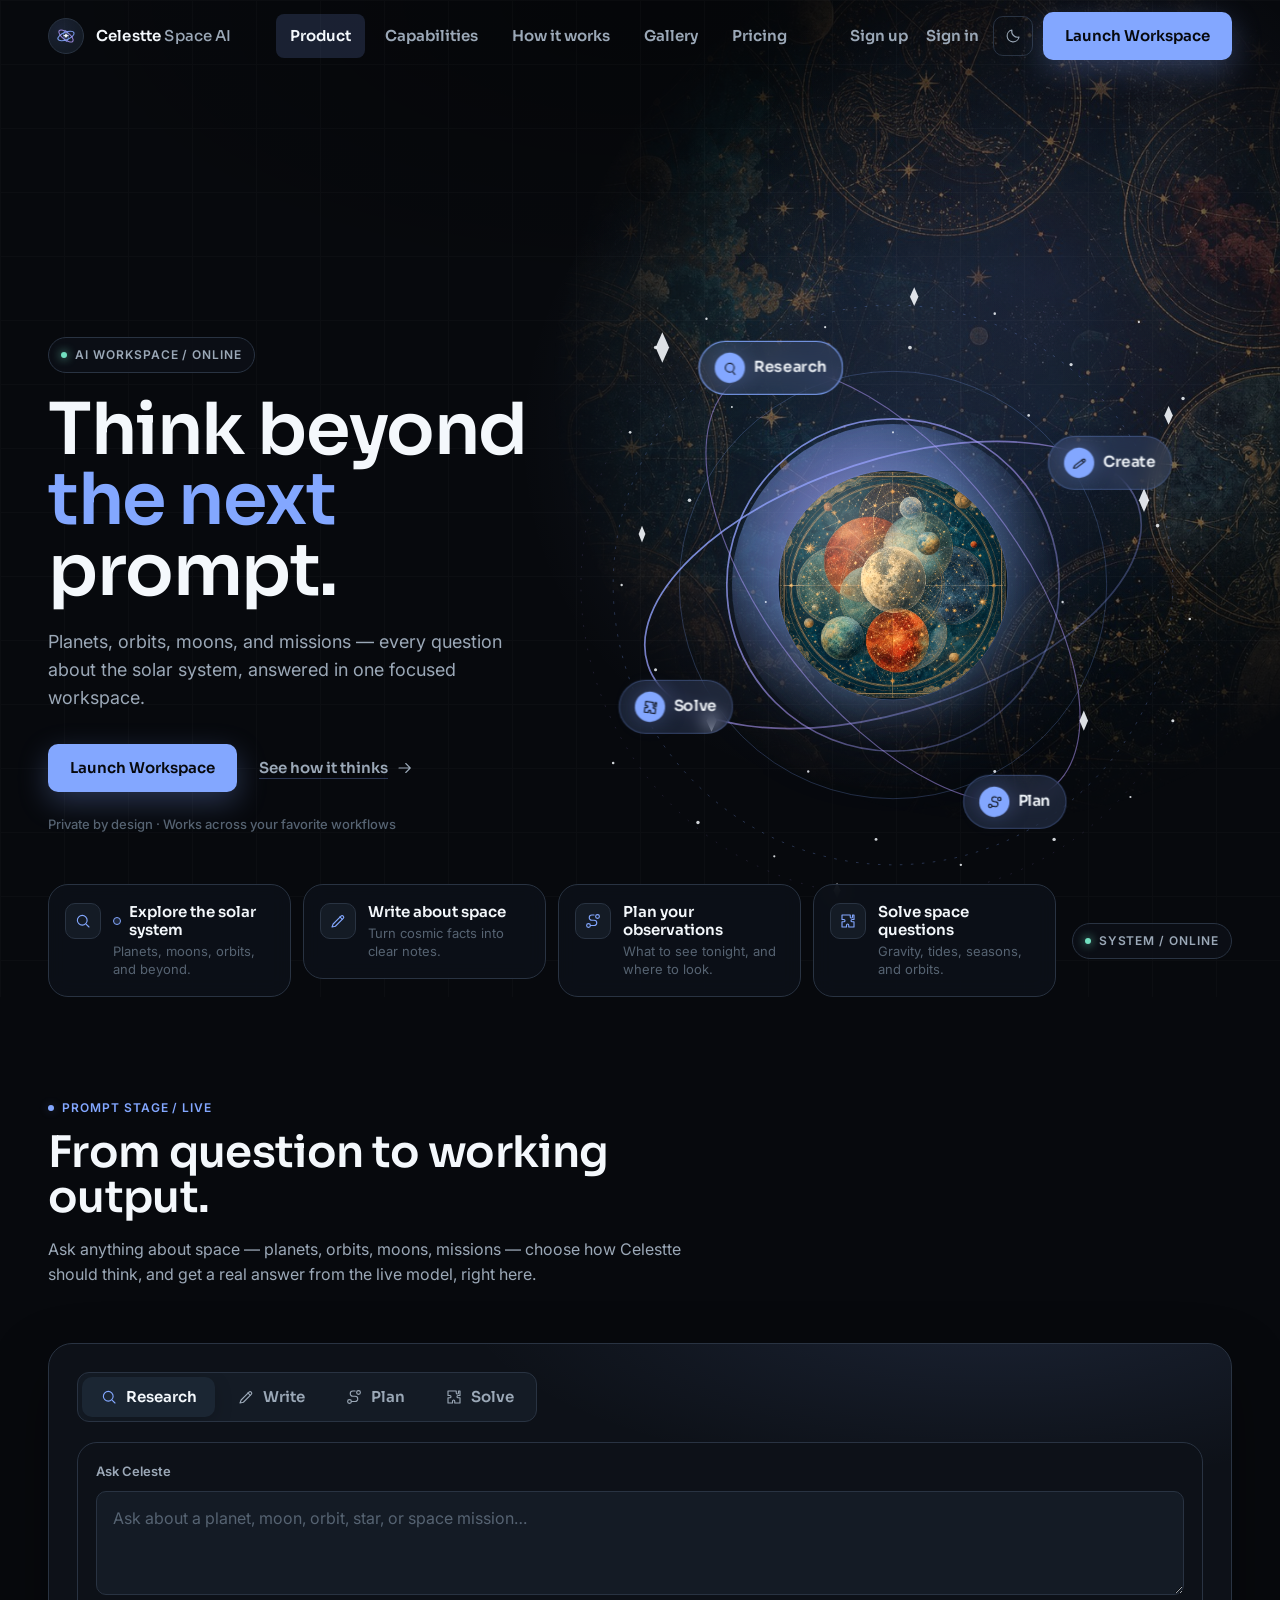
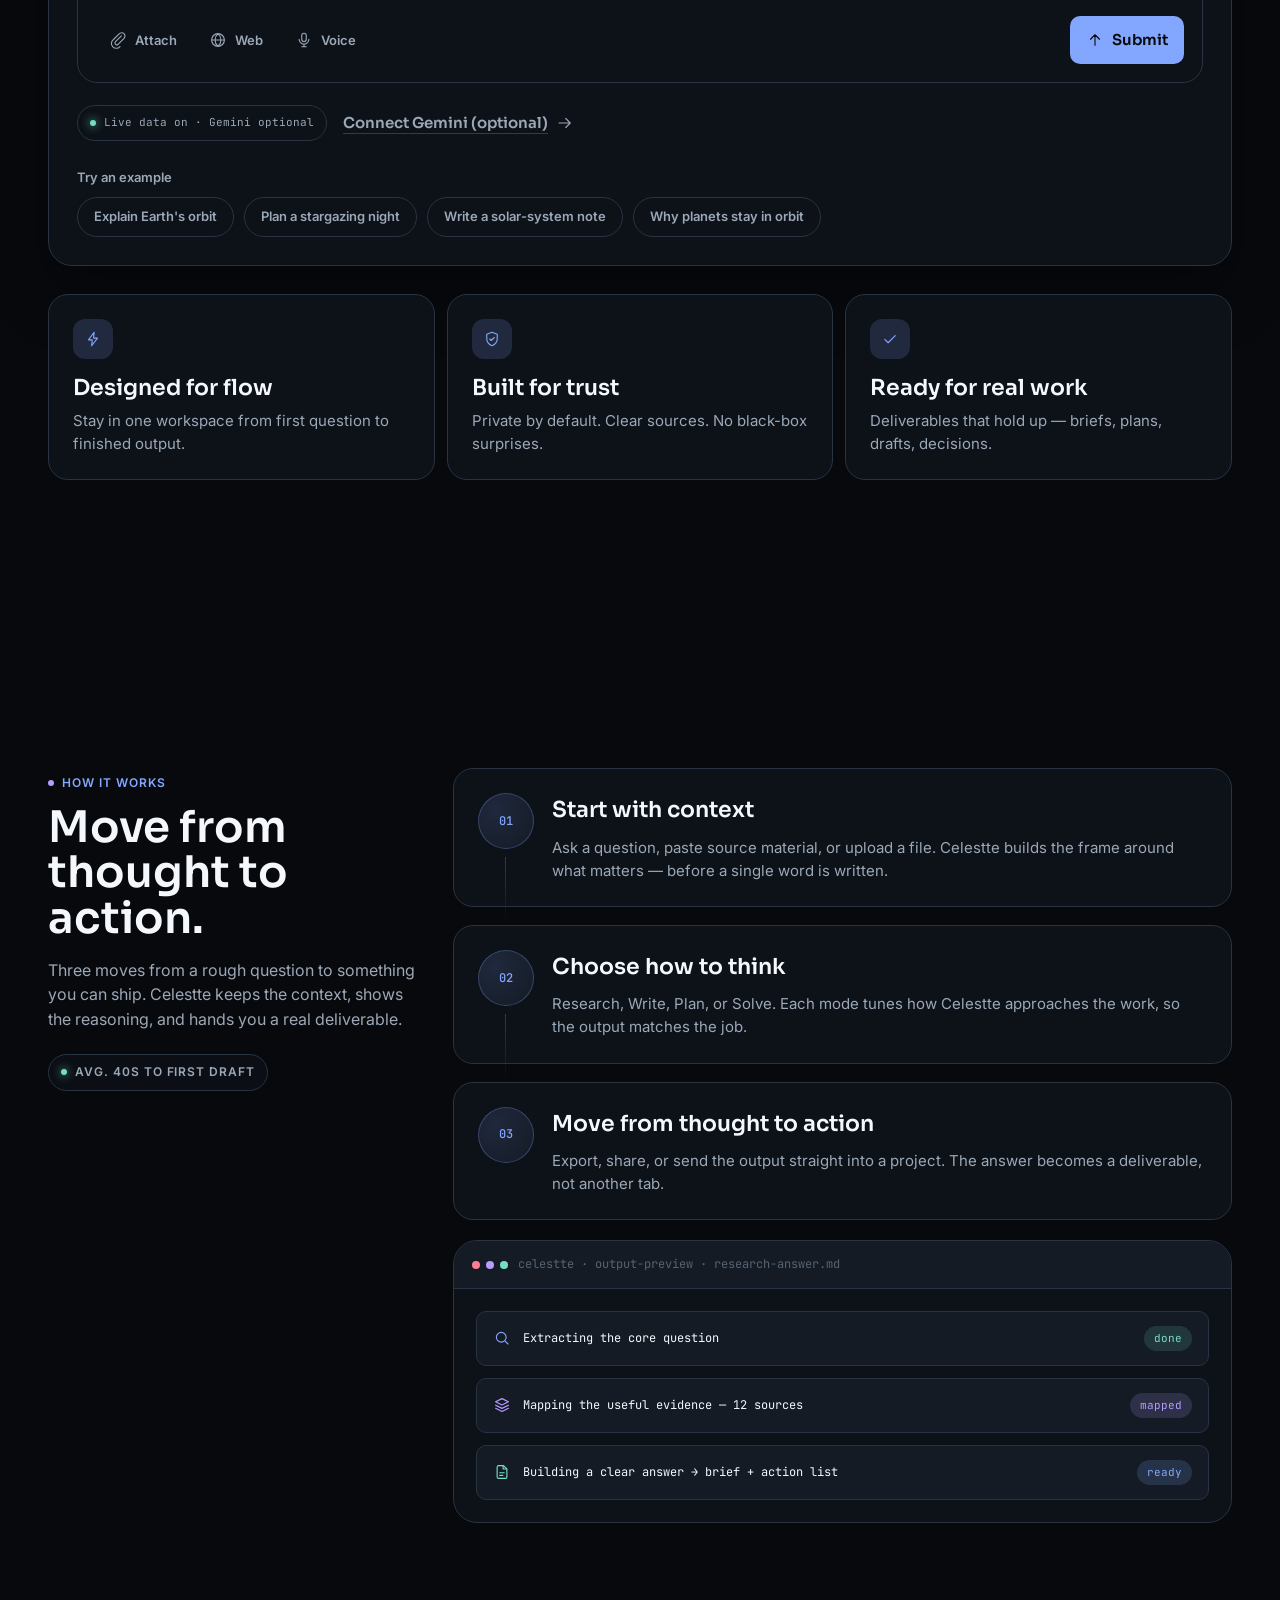
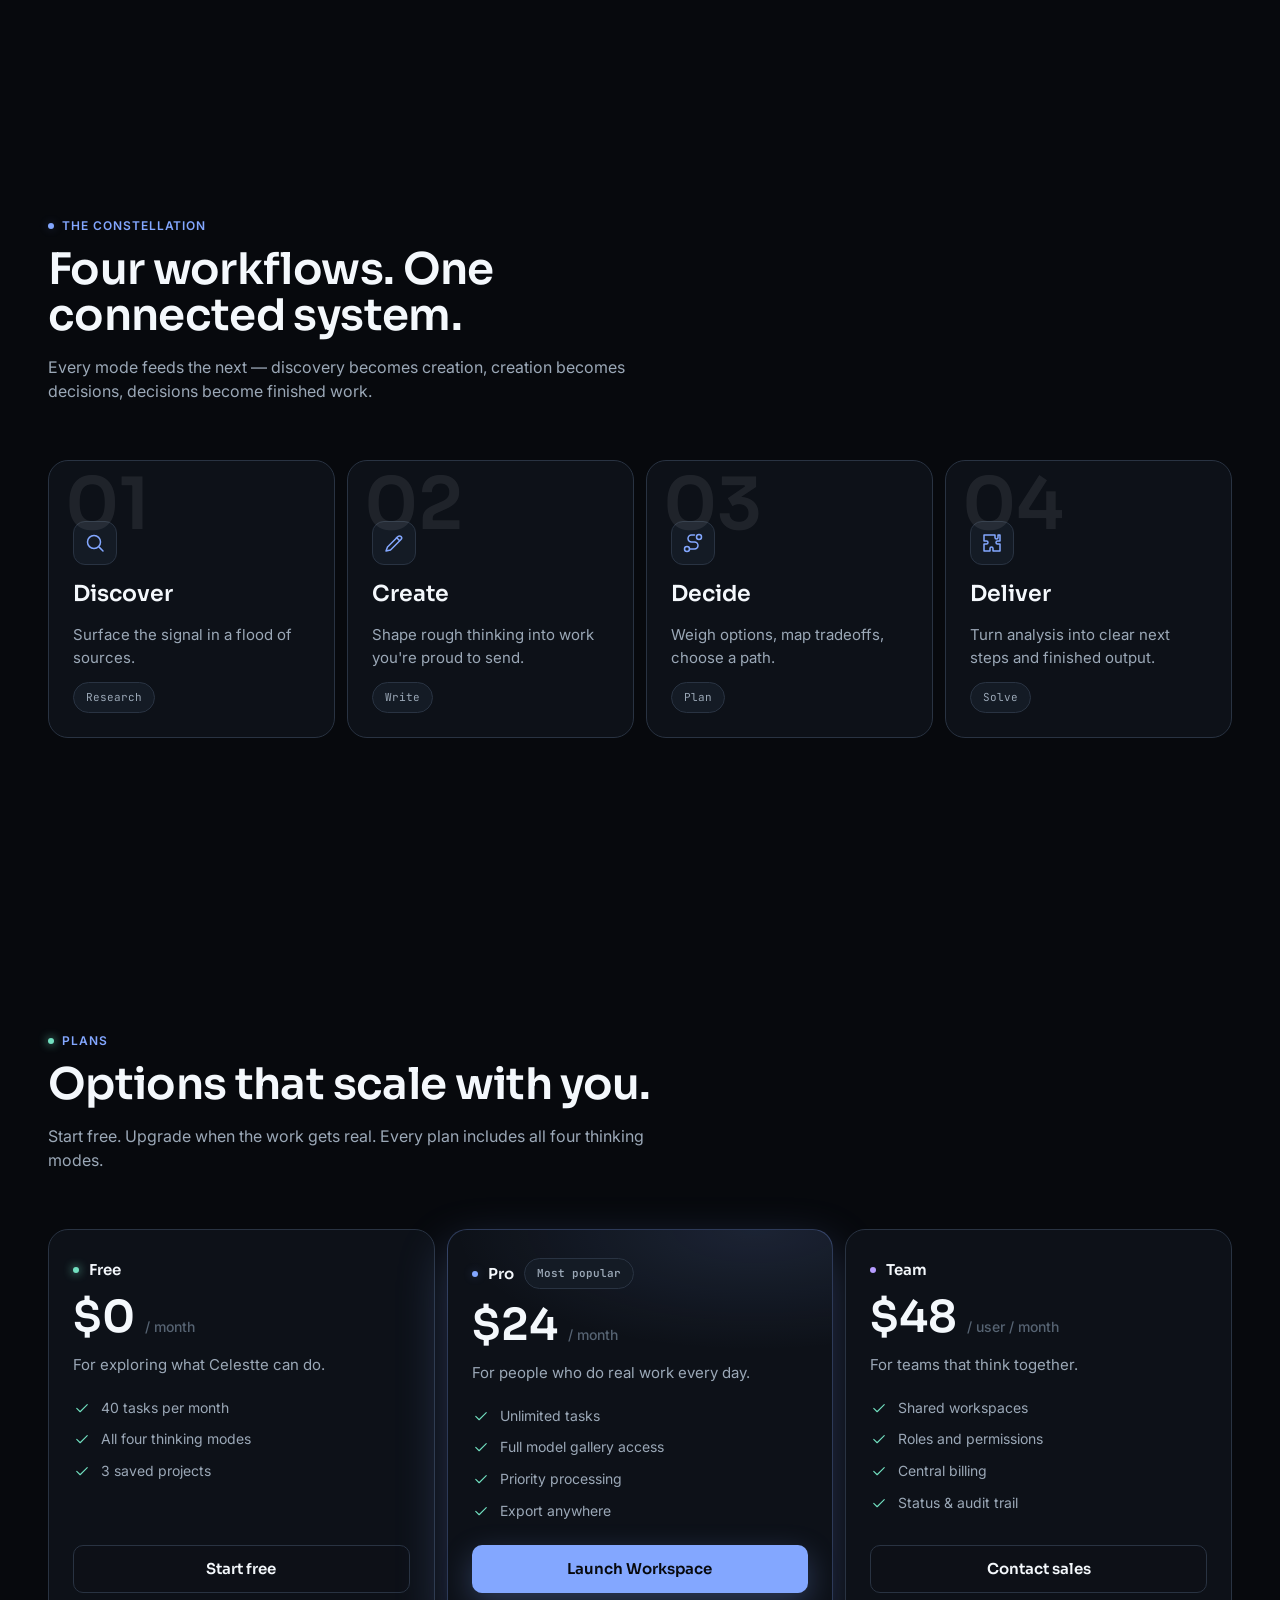
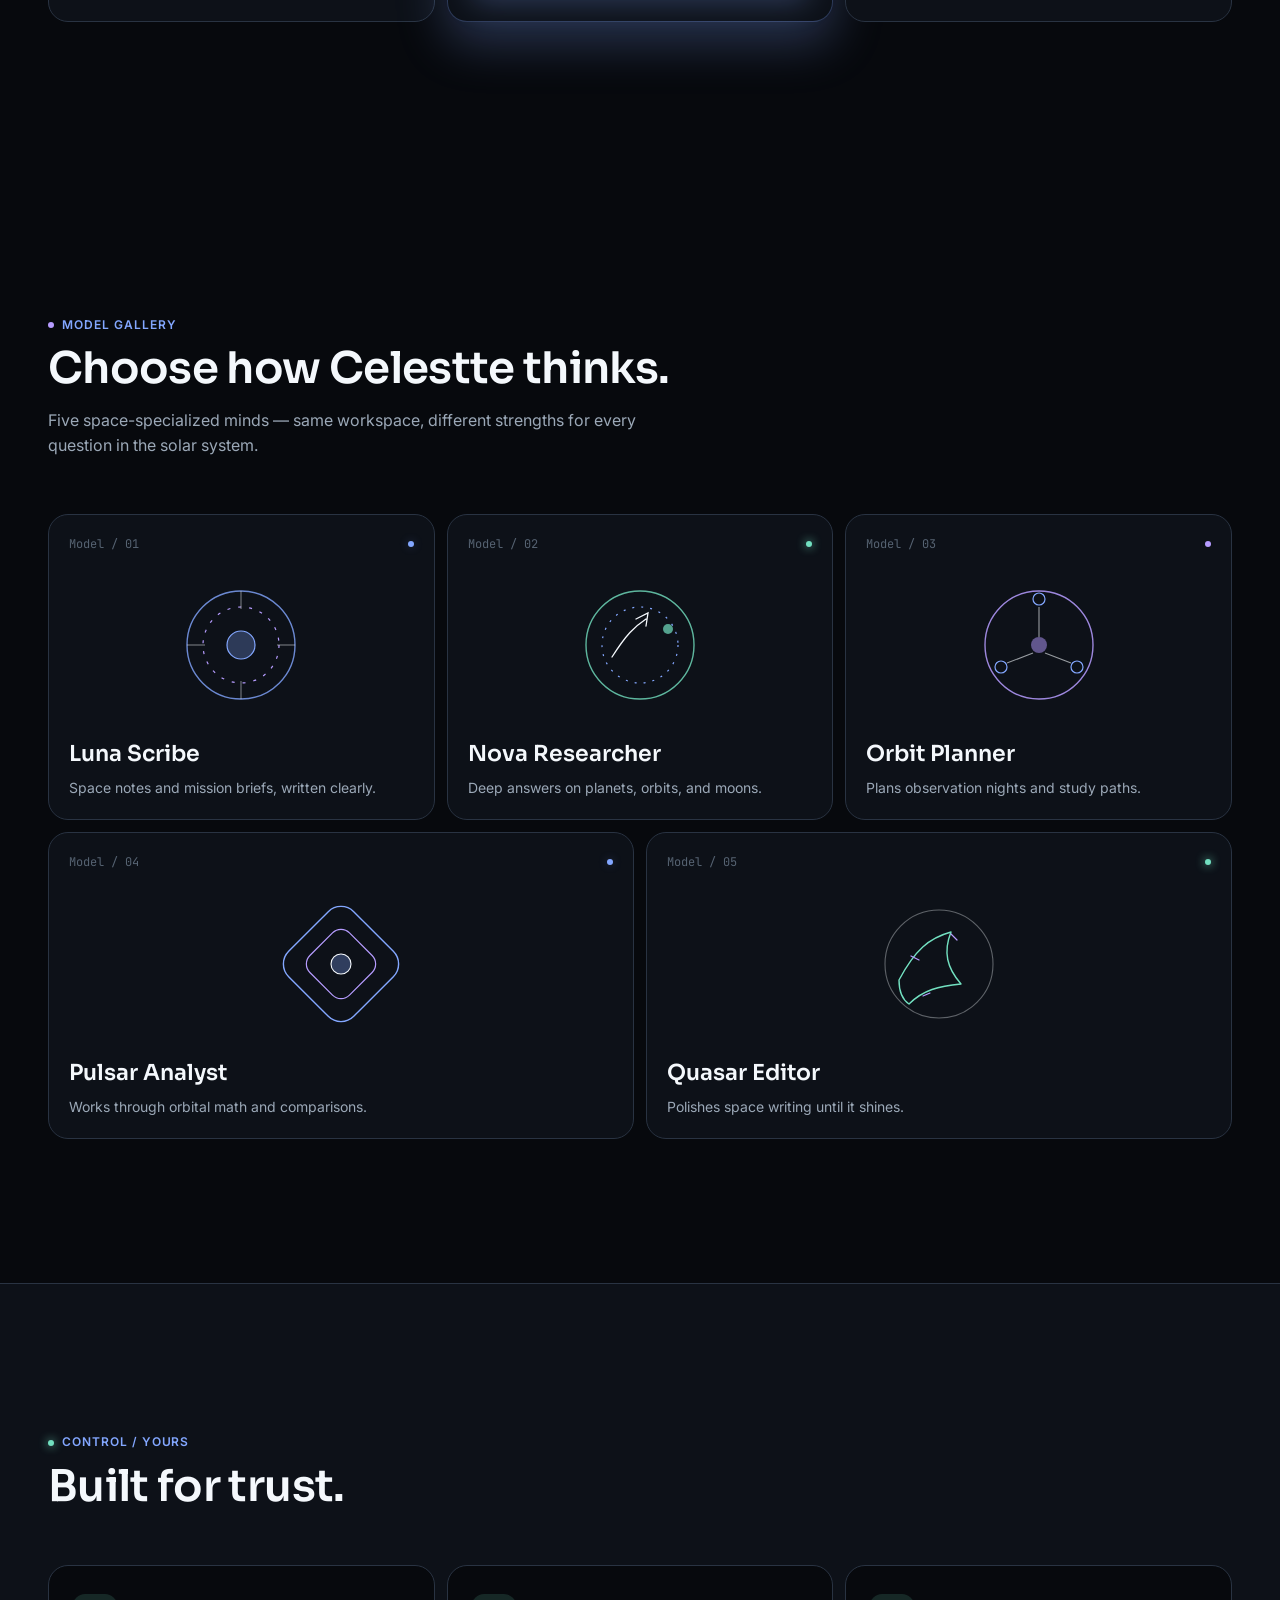
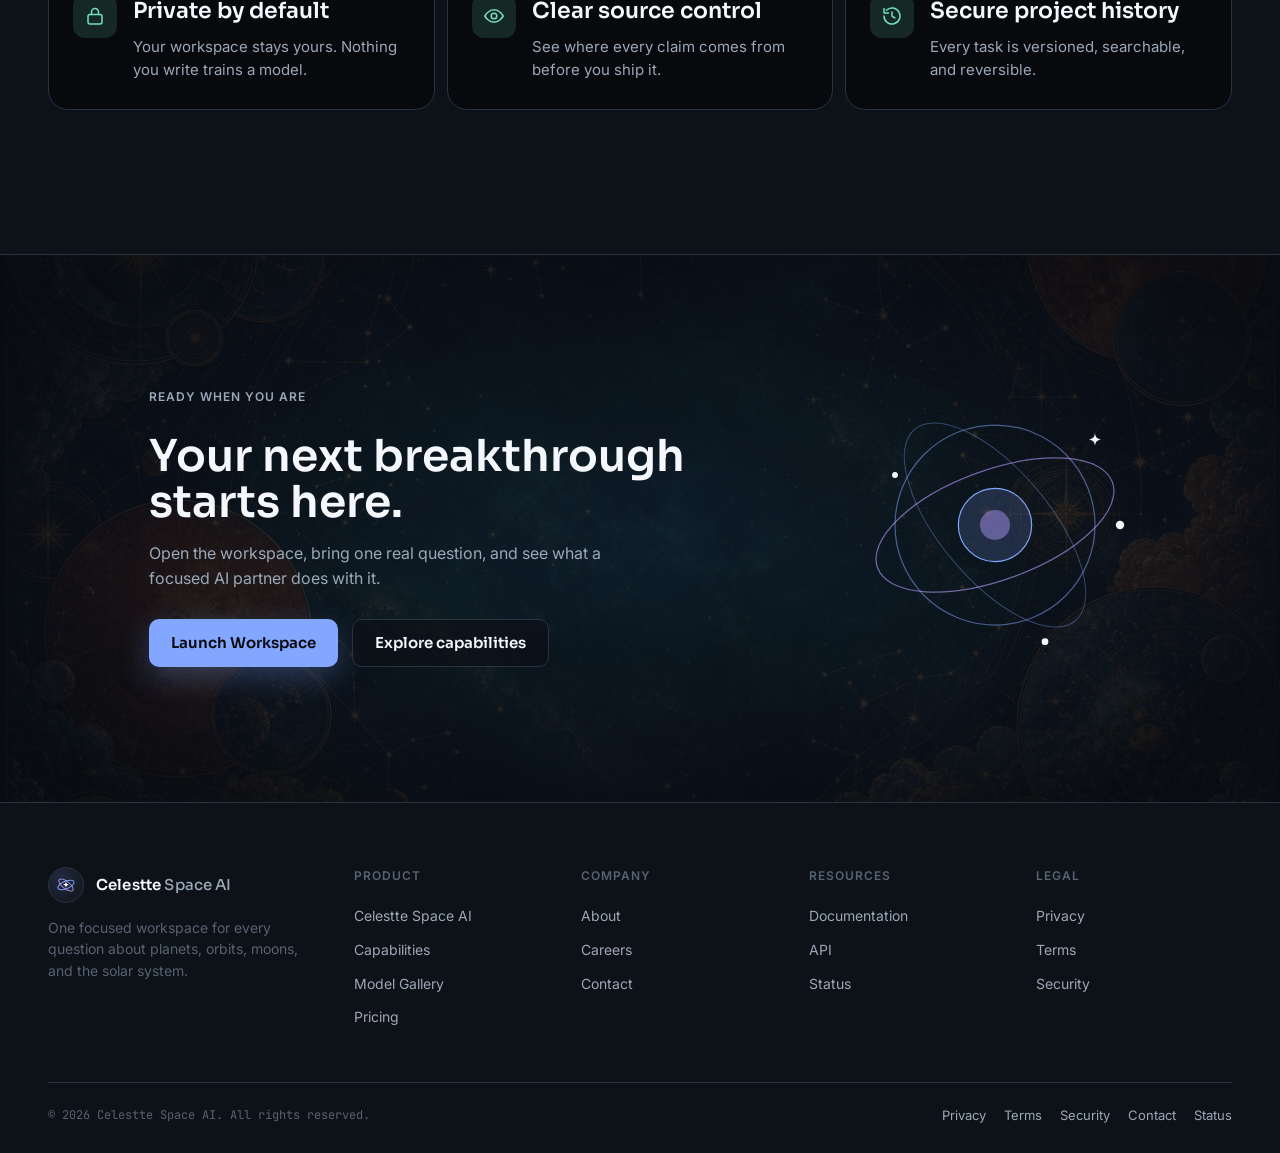
<file: index.html>
<!DOCTYPE html>
<html lang="en" data-theme="dark">
<head>
<meta charset="UTF-8" />
<meta name="viewport" content="width=device-width, initial-scale=1" />
<meta name="description" content="Celestte Space AI — every question about planets, orbits, moons, and the solar system, answered in one focused AI workspace." />
<title>Celestte Space AI — Think beyond the next prompt</title>
<script>(function(){try{var t=localStorage.getItem('celestte-theme');document.documentElement.setAttribute('data-theme',t==='light'?'light':'dark');}catch(e){}document.documentElement.classList.add('js');})();</script>
<link rel="preconnect" href="https://fonts.googleapis.com" />
<link rel="preconnect" href="https://fonts.gstatic.com" crossorigin />
<link href="https://fonts.googleapis.com/css2?family=Sora:wght@400;500;600;700&family=Inter:wght@400;500;600&family=JetBrains+Mono:wght@400;500&display=swap" rel="stylesheet" />
<link rel="stylesheet" href="styles.css" />
<link rel="icon" href="data:image/svg+xml,%3Csvg xmlns='http://www.w3.org/2000/svg' viewBox='0 0 24 24'%3E%3Ccircle cx='12' cy='12' r='3' fill='%2383A7FF'/%3E%3Cellipse cx='12' cy='12' rx='10' ry='4.5' fill='none' stroke='%2383A7FF' stroke-width='1.4' transform='rotate(-24 12 12)'/%3E%3C/svg%3E" />
</head>
<body>
<a class="skip-link" href="#main">Skip to content</a>

<!-- ===== Icon sprite ===== -->
<svg width="0" height="0" style="position:absolute" aria-hidden="true" focusable="false">
  <defs>
    <g id="ic-base" fill="none" stroke="currentColor" stroke-width="1.5" stroke-linecap="round" stroke-linejoin="round"></g>
  </defs>
  <symbol id="i-search" viewBox="0 0 24 24" fill="none" stroke="currentColor" stroke-width="1.5" stroke-linecap="round" stroke-linejoin="round"><circle cx="11" cy="11" r="6.5"/><path d="M20 20l-3.6-3.6"/></symbol>
  <symbol id="i-pen" viewBox="0 0 24 24" fill="none" stroke="currentColor" stroke-width="1.5" stroke-linecap="round" stroke-linejoin="round"><path d="M4 20l4.5-1L19 8.5a2.1 2.1 0 0 0-3-3L5.5 16 4 20z"/><path d="M14.5 6.5l3 3"/></symbol>
  <symbol id="i-route" viewBox="0 0 24 24" fill="none" stroke="currentColor" stroke-width="1.5" stroke-linecap="round" stroke-linejoin="round"><circle cx="6" cy="18" r="2.5"/><circle cx="18" cy="6" r="2.5"/><path d="M8.5 18h5a3.5 3.5 0 0 0 0-7h-3a3.5 3.5 0 0 1 0-7h3"/></symbol>
  <symbol id="i-puzzle" viewBox="0 0 24 24" fill="none" stroke="currentColor" stroke-width="1.5" stroke-linecap="round" stroke-linejoin="round"><path d="M9 4h6v2.5a1.5 1.5 0 1 0 3 0V4h2v6h-2.5a1.5 1.5 0 1 0 0 3H20v7h-7v-2.5a1.5 1.5 0 1 0-3 0V20H4v-7h2.5a1.5 1.5 0 1 0 0-3H4V4h5z"/></symbol>
  <symbol id="i-clip" viewBox="0 0 24 24" fill="none" stroke="currentColor" stroke-width="1.5" stroke-linecap="round" stroke-linejoin="round"><path d="M16.5 6.5l-7.8 7.8a2.4 2.4 0 1 0 3.4 3.4l7.6-7.6a4.4 4.4 0 1 0-6.2-6.2L5.6 11.7a6.4 6.4 0 1 0 9 9"/></symbol>
  <symbol id="i-globe" viewBox="0 0 24 24" fill="none" stroke="currentColor" stroke-width="1.5" stroke-linecap="round" stroke-linejoin="round"><circle cx="12" cy="12" r="8.5"/><path d="M3.5 12h17M12 3.5c2.6 2.4 4 5.4 4 8.5s-1.4 6.1-4 8.5c-2.6-2.4-4-5.4-4-8.5s1.4-6.1 4-8.5z"/></symbol>
  <symbol id="i-mic" viewBox="0 0 24 24" fill="none" stroke="currentColor" stroke-width="1.5" stroke-linecap="round" stroke-linejoin="round"><rect x="9" y="3" width="6" height="11" rx="3"/><path d="M5.5 11a6.5 6.5 0 0 0 13 0M12 17.5V21M9 21h6"/></symbol>
  <symbol id="i-arrow-up" viewBox="0 0 24 24" fill="none" stroke="currentColor" stroke-width="1.5" stroke-linecap="round" stroke-linejoin="round"><path d="M12 19V5M6 11l6-6 6 6"/></symbol>
  <symbol id="i-arrow-right" viewBox="0 0 24 24" fill="none" stroke="currentColor" stroke-width="1.5" stroke-linecap="round" stroke-linejoin="round"><path d="M4 12h15M13 6l6 6-6 6"/></symbol>
  <symbol id="i-plus" viewBox="0 0 24 24" fill="none" stroke="currentColor" stroke-width="1.5" stroke-linecap="round" stroke-linejoin="round"><path d="M12 5v14M5 12h14"/></symbol>
  <symbol id="i-share" viewBox="0 0 24 24" fill="none" stroke="currentColor" stroke-width="1.5" stroke-linecap="round" stroke-linejoin="round"><circle cx="6" cy="12" r="2.5"/><circle cx="17" cy="6" r="2.5"/><circle cx="17" cy="18" r="2.5"/><path d="M8.3 10.8l6.4-3.6M8.3 13.2l6.4 3.6"/></symbol>
  <symbol id="i-clock" viewBox="0 0 24 24" fill="none" stroke="currentColor" stroke-width="1.5" stroke-linecap="round" stroke-linejoin="round"><circle cx="12" cy="12" r="8.5"/><path d="M12 7.5V12l3.2 2"/></symbol>
  <symbol id="i-folder" viewBox="0 0 24 24" fill="none" stroke="currentColor" stroke-width="1.5" stroke-linecap="round" stroke-linejoin="round"><path d="M3.5 7.5A1.5 1.5 0 0 1 5 6h4l2 2.5h8a1.5 1.5 0 0 1 1.5 1.5v7A1.5 1.5 0 0 1 19 18.5H5A1.5 1.5 0 0 1 3.5 17V7.5z"/></symbol>
  <symbol id="i-grid" viewBox="0 0 24 24" fill="none" stroke="currentColor" stroke-width="1.5" stroke-linecap="round" stroke-linejoin="round"><rect x="4" y="4" width="7" height="7" rx="1.6"/><rect x="13" y="4" width="7" height="7" rx="1.6"/><rect x="4" y="13" width="7" height="7" rx="1.6"/><rect x="13" y="13" width="7" height="7" rx="1.6"/></symbol>
  <symbol id="i-settings" viewBox="0 0 24 24" fill="none" stroke="currentColor" stroke-width="1.5" stroke-linecap="round" stroke-linejoin="round"><circle cx="12" cy="12" r="3"/><path d="M12 3.5l1.2 2.4 2.6.4 1.9-1 1.6 1.6-1 1.9.4 2.6 2.4 1.2-2.4 1.2-.4 2.6 1 1.9-1.6 1.6-1.9-1-2.6.4L12 20.5l-1.2-2.4-2.6-.4-1.9 1-1.6-1.6 1-1.9-.4-2.6L2.9 11l2.4-1.2.4-2.6-1-1.9 1.6-1.6 1.9 1 2.6-.4L12 3.5z"/></symbol>
  <symbol id="i-sun" viewBox="0 0 24 24" fill="none" stroke="currentColor" stroke-width="1.5" stroke-linecap="round" stroke-linejoin="round"><circle cx="12" cy="12" r="4"/><path d="M12 2.8v2.4M12 18.8v2.4M2.8 12h2.4M18.8 12h2.4M5.5 5.5l1.7 1.7M16.8 16.8l1.7 1.7M18.5 5.5l-1.7 1.7M7.2 16.8l-1.7 1.7"/></symbol>
  <symbol id="i-moon" viewBox="0 0 24 24" fill="none" stroke="currentColor" stroke-width="1.5" stroke-linecap="round" stroke-linejoin="round"><path d="M20 13.5A8 8 0 0 1 10.5 4 8 8 0 1 0 20 13.5z"/></symbol>
  <symbol id="i-menu" viewBox="0 0 24 24" fill="none" stroke="currentColor" stroke-width="1.5" stroke-linecap="round" stroke-linejoin="round"><path d="M4 7h16M4 12h16M4 17h16"/></symbol>
  <symbol id="i-close" viewBox="0 0 24 24" fill="none" stroke="currentColor" stroke-width="1.5" stroke-linecap="round" stroke-linejoin="round"><path d="M6 6l12 12M18 6L6 18"/></symbol>
  <symbol id="i-check" viewBox="0 0 24 24" fill="none" stroke="currentColor" stroke-width="1.5" stroke-linecap="round" stroke-linejoin="round"><path d="M5 12.5l4.5 4.5L19 7.5"/></symbol>
  <symbol id="i-sparkle" viewBox="0 0 24 24" fill="none" stroke="currentColor" stroke-width="1.5" stroke-linecap="round" stroke-linejoin="round"><path d="M12 3c.6 4.6 2.4 6.4 7 7-4.6.6-6.4 2.4-7 7-.6-4.6-2.4-6.4-7-7 4.6-.6 6.4-2.4 7-7z"/></symbol>
  <symbol id="i-shield" viewBox="0 0 24 24" fill="none" stroke="currentColor" stroke-width="1.5" stroke-linecap="round" stroke-linejoin="round"><path d="M12 3l7 2.8v5.7c0 4.4-2.8 7.6-7 9.5-4.2-1.9-7-5.1-7-9.5V5.8L12 3z"/><path d="M9 12l2 2 4-4"/></symbol>
  <symbol id="i-eye" viewBox="0 0 24 24" fill="none" stroke="currentColor" stroke-width="1.5" stroke-linecap="round" stroke-linejoin="round"><path d="M2.8 12S6.5 5.8 12 5.8 21.2 12 21.2 12 17.5 18.2 12 18.2 2.8 12 2.8 12z"/><circle cx="12" cy="12" r="2.8"/></symbol>
  <symbol id="i-lock" viewBox="0 0 24 24" fill="none" stroke="currentColor" stroke-width="1.5" stroke-linecap="round" stroke-linejoin="round"><rect x="5" y="10.5" width="14" height="9.5" rx="2"/><path d="M8.5 10.5V8a3.5 3.5 0 0 1 7 0v2.5"/></symbol>
  <symbol id="i-bolt" viewBox="0 0 24 24" fill="none" stroke="currentColor" stroke-width="1.5" stroke-linecap="round" stroke-linejoin="round"><path d="M13.5 3L6 13.2h5l-.8 7.8L18 10.8h-5.2L13.5 3z"/></symbol>
  <symbol id="i-doc" viewBox="0 0 24 24" fill="none" stroke="currentColor" stroke-width="1.5" stroke-linecap="round" stroke-linejoin="round"><path d="M7 3.5h7L18.5 8v10.5a2 2 0 0 1-2 2h-9a2 2 0 0 1-2-2v-13a2 2 0 0 1 2-2z"/><path d="M13.5 3.5V8H18M9 13h6M9 16.5h4"/></symbol>
  <symbol id="i-history" viewBox="0 0 24 24" fill="none" stroke="currentColor" stroke-width="1.5" stroke-linecap="round" stroke-linejoin="round"><path d="M4 12a8 8 0 1 0 2.4-5.7M4 4.5V9h4.5"/><path d="M12 8v4.2l2.8 1.8"/></symbol>
  <symbol id="i-send" viewBox="0 0 24 24" fill="none" stroke="currentColor" stroke-width="1.5" stroke-linecap="round" stroke-linejoin="round"><path d="M4 12l16-7-5.2 15.5L11.5 14 4 12z"/><path d="M11.5 14l8.5-9"/></symbol>
  <symbol id="i-chevron" viewBox="0 0 24 24" fill="none" stroke="currentColor" stroke-width="1.5" stroke-linecap="round" stroke-linejoin="round"><path d="M7 10l5 5 5-5"/></symbol>
  <symbol id="i-collapse" viewBox="0 0 24 24" fill="none" stroke="currentColor" stroke-width="1.5" stroke-linecap="round" stroke-linejoin="round"><rect x="3.5" y="4.5" width="17" height="15" rx="2"/><path d="M9.5 4.5v15M14 9.5l-2.5 2.5L14 14.5"/></symbol>
  <symbol id="i-layers" viewBox="0 0 24 24" fill="none" stroke="currentColor" stroke-width="1.5" stroke-linecap="round" stroke-linejoin="round"><path d="M12 3.5l8.5 4.3L12 12 3.5 7.8 12 3.5z"/><path d="M3.5 12.2L12 16.5l8.5-4.3M3.5 16.4L12 20.7l8.5-4.3"/></symbol>
  <symbol id="i-user" viewBox="0 0 24 24" fill="none" stroke="currentColor" stroke-width="1.5" stroke-linecap="round" stroke-linejoin="round"><circle cx="12" cy="8.5" r="3.5"/><path d="M5 19.5c1.4-3.2 4-4.8 7-4.8s5.6 1.6 7 4.8"/></symbol>
</svg>

<!-- ===== Navigation ===== -->
<header class="site-nav" id="site-nav">
  <div class="nav-inner">
    <a class="brand" href="index.html" aria-label="Celestte Space AI home">
      <span class="brand-plate" aria-hidden="true">
        <svg viewBox="0 0 24 24" fill="none">
          <ellipse cx="12" cy="12" rx="9.4" ry="4" stroke="#83A7FF" stroke-width="1.2" transform="rotate(-22 12 12)" opacity="0.9"/>
          <ellipse cx="12" cy="12" rx="9.4" ry="4" stroke="#B69CFF" stroke-width="1.2" transform="rotate(38 12 12)" opacity="0.8"/>
          <ellipse cx="12" cy="12" rx="6" ry="2.4" stroke="#83A7FF" stroke-width="1" transform="rotate(84 12 12)" opacity="0.6"/>
          <path d="M12 8.2c.35 2.3 1.2 3.15 3.5 3.5-2.3.35-3.15 1.2-3.5 3.5-.35-2.3-1.2-3.15-3.5-3.5 2.3-.35 3.15-1.2 3.5-3.5z" fill="#F4F8FC"/>
        </svg>
      </span>
      <span class="wordmark">Celestte <span>Space AI</span></span>
    </a>

    <nav class="nav-links" id="nav-links" aria-label="Primary">
      <a href="#product">Product</a>
      <a href="#capabilities">Capabilities</a>
      <a href="#how-it-works">How it works</a>
      <a href="#gallery">Gallery</a>
      <a href="#pricing">Pricing</a>
    </nav>

    <div class="nav-actions">
      <a class="btn-text" href="app.html?tab=signup#view-signin">Sign up</a>
      <a class="btn-text" href="app.html#view-signin">Sign in</a>
      <button class="theme-toggle" id="theme-toggle" type="button" aria-label="Toggle light and dark theme">
        <svg class="icon-sm icon-moon" aria-hidden="true"><use href="#i-moon"/></svg>
        <svg class="icon-sm icon-sun" aria-hidden="true"><use href="#i-sun"/></svg>
      </button>
      <a class="btn btn-primary" href="app.html">Launch Workspace</a>
      <button class="nav-toggle" id="nav-toggle" type="button" aria-expanded="false" aria-controls="mobile-menu" aria-label="Open menu">
        <svg class="icon-sm" aria-hidden="true"><use href="#i-menu"/></svg>
      </button>
    </div>
  </div>

  <div class="mobile-menu" id="mobile-menu">
    <a href="#product">Product</a>
    <a href="#capabilities">Capabilities</a>
    <a href="#how-it-works">How it works</a>
    <a href="#gallery">Gallery</a>
    <a href="#pricing">Pricing</a>
    <div class="m-actions">
      <a class="btn btn-ghost" href="app.html?tab=signup#view-signin">Sign up</a>
      <a class="btn btn-ghost" href="app.html#view-signin">Sign in</a>
      <a class="btn btn-primary" href="app.html">Launch Workspace</a>
    </div>
  </div>
</header>

<main id="main">
  <!-- ===== Hero ===== -->
  <section class="hero" id="product" aria-label="Celestte Space AI overview">
    <div class="hero-bg" aria-hidden="true">
      <div class="art"></div>
      <div class="glow"></div>
      <div class="grid-lines"></div>
    </div>

    <div class="container hero-grid">
      <div class="hero-copy" id="hero-copy">
        <p class="badge hero-badge" data-hero style="--i:0"><span class="dot dot-green"></span> AI Workspace / Online</p>
        <h1 class="hero-title">
          <span class="line" data-hero style="--i:1">Think beyond</span>
          <span class="line ink-blue" data-hero style="--i:2">the next</span>
          <span class="line" data-hero style="--i:3">prompt.</span>
        </h1>
        <p class="hero-sub" data-hero style="--i:4">Planets, orbits, moons, and missions — every question about the solar system, answered in one focused workspace.</p>
        <div class="hero-actions" data-hero style="--i:5">
          <a class="btn btn-primary" href="app.html">Launch Workspace</a>
          <button class="btn-text" id="see-thinks" type="button"><span class="u">See how it thinks</span>
            <svg class="icon-sm" aria-hidden="true"><use href="#i-arrow-right"/></svg>
          </button>
        </div>
        <p class="trust-line" data-hero style="--i:6">Private by design · Works across your favorite workflows</p>
      </div>

      <div class="hero-orbit" id="hero-orbit">
        <div class="orbit-stage" id="orbit-stage">
          <svg class="orbit-svg" viewBox="0 0 800 800" aria-hidden="true" focusable="false">
            <defs>
              <radialGradient id="g-core" cx="38%" cy="32%" r="75%">
                <stop offset="0%" stop-color="#B69CFF" stop-opacity="0.65"/>
                <stop offset="45%" stop-color="#83A7FF" stop-opacity="0.38"/>
                <stop offset="100%" stop-color="#07090D" stop-opacity="0"/>
              </radialGradient>
              <linearGradient id="g-ring" x1="0" y1="0" x2="1" y2="1">
                <stop offset="0%" stop-color="#83A7FF" stop-opacity="0.9"/>
                <stop offset="55%" stop-color="#B69CFF" stop-opacity="0.55"/>
                <stop offset="100%" stop-color="#83A7FF" stop-opacity="0.15"/>
              </linearGradient>
              <filter id="f-soft" x="-40%" y="-40%" width="180%" height="180%">
                <feGaussianBlur stdDeviation="6"/>
              </filter>
            </defs>

            <!-- ambient core light -->
            <circle cx="400" cy="400" r="190" fill="url(#g-core)"/>
            <!-- nested wireframe rings -->
            <ellipse cx="400" cy="400" rx="196" ry="196" fill="none" stroke="url(#g-ring)" stroke-width="2"/>
            <ellipse cx="400" cy="400" rx="252" ry="252" fill="none" stroke="#83A7FF" stroke-opacity="0.28" stroke-width="1"/>
            <ellipse cx="400" cy="400" rx="304" ry="148" fill="none" stroke="url(#g-ring)" stroke-width="2" transform="rotate(-18 400 400)"/>
            <ellipse cx="400" cy="400" rx="304" ry="148" fill="none" stroke="#B69CFF" stroke-opacity="0.5" stroke-width="1.4" transform="rotate(52 400 400)"/>
            <ellipse cx="400" cy="400" rx="330" ry="330" fill="none" stroke="#83A7FF" stroke-opacity="0.32" stroke-width="1" stroke-dasharray="3 10"/>
            <ellipse cx="400" cy="400" rx="368" ry="368" fill="none" stroke="#B69CFF" stroke-opacity="0.18" stroke-width="1" stroke-dasharray="2 12"/>

            <!-- star map -->
            <g fill="#F4F8FC" opacity="0.85">
              <circle cx="120" cy="120" r="2"/><circle cx="180" cy="86" r="1.4"/><circle cx="240" cy="150" r="1.8"/>
              <circle cx="320" cy="96" r="1.3"/><circle cx="420" cy="120" r="2.2"/><circle cx="520" cy="80" r="1.5"/>
              <circle cx="610" cy="140" r="1.9"/><circle cx="690" cy="90" r="1.2"/><circle cx="742" cy="180" r="2"/>
              <circle cx="90" cy="220" r="1.6"/><circle cx="160" cy="300" r="2.1"/><circle cx="80" cy="400" r="1.4"/>
              <circle cx="120" cy="500" r="1.8"/><circle cx="70" cy="610" r="1.5"/><circle cx="170" cy="680" r="2"/>
              <circle cx="260" cy="720" r="1.3"/><circle cx="380" cy="700" r="1.7"/><circle cx="480" cy="730" r="1.4"/>
              <circle cx="590" cy="700" r="2"/><circle cx="680" cy="650" r="1.3"/><circle cx="730" cy="560" r="1.8"/>
              <circle cx="750" cy="440" r="1.5"/><circle cx="712" cy="330" r="2.1"/><circle cx="210" cy="190" r="1.2"/>
              <circle cx="560" cy="200" r="1.6"/><circle cx="300" cy="620" r="1.4"/><circle cx="520" cy="620" r="1.7"/>
              <circle cx="250" cy="420" r="1.2"/><circle cx="600" cy="420" r="1.4"/><circle cx="400" cy="220" r="1.2"/>
            </g>
            <g stroke="#F4F8FC" stroke-width="1.2" stroke-linecap="round" opacity="0.9">
              <path d="M120 120l8-18 8 18-8 18z" fill="#F4F8FC" stroke="none"/>
              <path d="M690 300l6-14 6 14-6 14z" fill="#F4F8FC" stroke="none"/>
              <path d="M180 560l6-13 6 13-6 13z" fill="#F4F8FC" stroke="none"/>
              <path d="M620 560l5-12 5 12-5 12z" fill="#F4F8FC" stroke="none"/>
              <path d="M420 60l5-11 5 11-5 11z" fill="#F4F8FC" stroke="none"/>
              <path d="M100 340l4-10 4 10-4 10z" fill="#F4F8FC" stroke="none"/>
              <path d="M720 200l5-11 5 11-5 11z" fill="#F4F8FC" stroke="none"/>
              <path d="M330 760l4-9 4 9-4 9z" fill="#F4F8FC" stroke="none"/>
            </g>

            <!-- scan path + beam -->
            <path id="scan-path" d="M400,110 a290,290 0 1,1 -0.1,0" fill="none" stroke="none"/>
            <g class="scan-beam" id="scan-beam" opacity="0">
              <circle r="16" fill="#83A7FF" opacity="0.22"/>
              <circle r="5" fill="#83A7FF"/>
            </g>
          </svg>

          <!-- AI core (generated artwork) -->
          <div class="orbit-core" id="orbit-core">
            <img src="images/hero-core.jpg" alt="Celestte AI core — a luminous glass sphere of colorful celestial light" width="640" height="640" />
            <span class="core-shine" aria-hidden="true"></span>
          </div>

          <!-- mode nodes -->
          <span class="node-connector" style="--rot:-29deg;--len:34%"></span>
          <span class="node-connector" style="--rot:61deg;--len:34%"></span>
          <span class="node-connector" style="--rot:151deg;--len:34%"></span>
          <span class="node-connector" style="--rot:-119deg;--len:34%"></span>

          <button class="orbit-node" data-mode="create" style="--nx:82%;--ny:32%" type="button">
            <span class="node-ico"><svg class="icon-sm" aria-hidden="true"><use href="#i-pen"/></svg></span>Create
          </button>
          <button class="orbit-node" data-mode="plan" style="--nx:68%;--ny:82%" type="button">
            <span class="node-ico"><svg class="icon-sm" aria-hidden="true"><use href="#i-route"/></svg></span>Plan
          </button>
          <button class="orbit-node" data-mode="solve" style="--nx:18%;--ny:68%" type="button">
            <span class="node-ico"><svg class="icon-sm" aria-hidden="true"><use href="#i-puzzle"/></svg></span>Solve
          </button>
          <button class="orbit-node" data-mode="research" style="--nx:32%;--ny:18%" type="button">
            <span class="node-ico"><svg class="icon-sm" aria-hidden="true"><use href="#i-search"/></svg></span>Research
          </button>
        </div>
      </div>
    </div>

    <!-- capability rail -->
    <div class="container rail" id="hero-rail">
      <ul class="rail-track">
        <li>
          <a class="chip" href="#capabilities" data-mode-link="research">
            <span class="chip-ico"><svg class="icon-sm" aria-hidden="true"><use href="#i-search"/></svg></span>
            <span>
              <h3><span class="orb-dot" aria-hidden="true"></span>Explore the solar system</h3>
              <p>Planets, moons, orbits, and beyond.</p>
            </span>
          </a>
        </li>
        <li>
          <a class="chip" href="#capabilities" data-mode-link="create">
            <span class="chip-ico"><svg class="icon-sm" aria-hidden="true"><use href="#i-pen"/></svg></span>
            <span>
              <h3>Write about space</h3>
              <p>Turn cosmic facts into clear notes.</p>
            </span>
          </a>
        </li>
        <li>
          <a class="chip" href="#capabilities" data-mode-link="plan">
            <span class="chip-ico"><svg class="icon-sm" aria-hidden="true"><use href="#i-route"/></svg></span>
            <span>
              <h3>Plan your observations</h3>
              <p>What to see tonight, and where to look.</p>
            </span>
          </a>
        </li>
        <li>
          <a class="chip" href="#capabilities" data-mode-link="solve">
            <span class="chip-ico"><svg class="icon-sm" aria-hidden="true"><use href="#i-puzzle"/></svg></span>
            <span>
              <h3>Solve space questions</h3>
              <p>Gravity, tides, seasons, and orbits.</p>
            </span>
          </a>
        </li>
      </ul>
      <div class="rail-meta">
        <p class="badge"><span class="dot dot-green"></span> System / Online</p>
      </div>
    </div>
  </section>

  <!-- ===== Interactive prompt stage ===== -->
  <section class="section prompt-section" id="capabilities" aria-label="Interactive prompt stage">
    <div class="container">
      <header class="section-head" data-reveal>
        <p class="eyebrow"><span class="dot dot-blue"></span> Prompt Stage / Live</p>
        <h2>From question to working output.</h2>
        <p class="section-sub">Ask anything about space — planets, orbits, moons, missions — choose how Celestte should think, and get a real answer from the live model, right here.</p>
      </header>

      <div class="stage" data-reveal>
        <div class="segmented" role="tablist" aria-label="Assistant mode">
          <button class="seg-btn" role="tab" id="tab-research" aria-selected="true" data-mode="research" type="button">
            <svg class="icon-sm" aria-hidden="true"><use href="#i-search"/></svg>Research
          </button>
          <button class="seg-btn" role="tab" id="tab-create" aria-selected="false" data-mode="create" type="button">
            <svg class="icon-sm" aria-hidden="true"><use href="#i-pen"/></svg>Write
          </button>
          <button class="seg-btn" role="tab" id="tab-plan" aria-selected="false" data-mode="plan" type="button">
            <svg class="icon-sm" aria-hidden="true"><use href="#i-route"/></svg>Plan
          </button>
          <button class="seg-btn" role="tab" id="tab-solve" aria-selected="false" data-mode="solve" type="button">
            <svg class="icon-sm" aria-hidden="true"><use href="#i-puzzle"/></svg>Solve
          </button>
        </div>

        <form class="composer" id="composer">
          <label class="composer-label" for="prompt-input">Ask Celeste</label>
          <textarea id="prompt-input" name="prompt" rows="3" placeholder="Ask about a planet, moon, orbit, star, or space mission…"></textarea>
          <div class="composer-bar">
            <div class="composer-tools">
              <button class="icon-btn" type="button" data-tool="attach"><svg class="icon-sm" aria-hidden="true"><use href="#i-clip"/></svg>Attach</button>
              <button class="icon-btn" type="button" data-tool="web"><svg class="icon-sm" aria-hidden="true"><use href="#i-globe"/></svg>Web</button>
              <button class="icon-btn" type="button" data-tool="voice"><svg class="icon-sm" aria-hidden="true"><use href="#i-mic"/></svg>Voice</button>
            </div>
            <button class="submit-btn" type="submit" aria-label="Submit prompt">
              <svg class="icon-sm" aria-hidden="true"><use href="#i-arrow-up"/></svg>Submit
            </button>
          </div>
        </form>

        <div class="result" id="result" hidden>
          <div class="result-head">
            <p class="eyebrow">Output preview</p>
            <p class="status-chip working" id="result-status"><span class="dot dot-blue"></span><span id="result-status-text">Working</span></p>
          </div>
          <div class="thinking" id="thinking" aria-live="polite">
            <div class="think-orbit" aria-hidden="true">
              <svg viewBox="0 0 36 36">
                <circle class="arc" cx="18" cy="18" r="13" stroke="#83A7FF" stroke-dasharray="30 52"/>
                <circle class="arc" cx="18" cy="18" r="10" stroke="#B69CFF" stroke-dasharray="22 42"/>
                <circle class="arc" cx="18" cy="18" r="7" stroke="#72E0C0" stroke-dasharray="14 30"/>
              </svg>
            </div>
            <p class="thinking-label" id="thinking-label">Celestte is thinking…</p>
          </div>
          <pre class="result-body" id="result-body" aria-live="polite"></pre>
        </div>

        <div class="api-row">
          <p class="api-badge" id="api-status"><span class="dot" id="api-status-dot"></span><span id="api-status-text">Live data on · Gemini optional</span></p>
          <button class="btn-text" id="api-toggle" type="button"><span class="u">Connect Gemini (optional)</span>
            <svg class="icon-sm" aria-hidden="true"><use href="#i-arrow-right"/></svg>
          </button>
        </div>
        <form class="api-form" id="api-form" hidden>
          <label for="api-key">Gemini API key</label>
          <input id="api-key" type="password" autocomplete="off" placeholder="AIza…" />
          <label for="api-model">Model</label>
          <input id="api-model" type="text" list="model-options" placeholder="gemini-2.0-flash" />
          <datalist id="model-options">
            <option value="gemini-2.0-flash"></option>
            <option value="gemini-2.0-flash-lite"></option>
            <option value="gemini-2.5-flash-lite"></option>
            <option value="gemini-2.5-flash"></option>
            <option value="gemini-2.5-pro"></option>
          </datalist>
          <div class="row">
            <button class="btn btn-primary btn-sm" type="submit">Save &amp; connect</button>
            <button class="btn btn-ghost btn-sm" id="api-test" type="button">Test</button>
            <button class="btn btn-ghost btn-sm" id="api-clear" type="button">Remove key</button>
          </div>
          <p class="hint">Free key from <a href="https://aistudio.google.com/apikey" target="_blank" rel="noopener">Google AI Studio</a>. Gemini is optional — live catalog + Wikipedia answers work without any key. Key stored only in this browser.</p>
        </form>

        <div class="examples">
          <p class="caption">Try an example</p>
          <div class="example-chips">
            <button class="example-chip" type="button" data-mode="research" data-fill="Tell me about Earth's orbit, seasons, and the Moon.">Explain Earth's orbit</button>
            <button class="example-chip" type="button" data-mode="plan" data-fill="Plan a stargazing night to spot the visible planets from a city.">Plan a stargazing night</button>
            <button class="example-chip" type="button" data-mode="create" data-fill="Write a short note on the solar system and its eight planets.">Write a solar-system note</button>
            <button class="example-chip" type="button" data-mode="solve" data-fill="Why do planets stay in orbit around the Sun?">Why planets stay in orbit</button>
          </div>
        </div>
      </div>

      <div class="trio">
        <article class="trio-card" data-reveal style="--i:0">
          <span class="t-ico"><svg class="icon-sm" aria-hidden="true"><use href="#i-bolt"/></svg></span>
          <h3>Designed for flow</h3>
          <p>Stay in one workspace from first question to finished output.</p>
        </article>
        <article class="trio-card" data-reveal style="--i:1">
          <span class="t-ico"><svg class="icon-sm" aria-hidden="true"><use href="#i-shield"/></svg></span>
          <h3>Built for trust</h3>
          <p>Private by default. Clear sources. No black-box surprises.</p>
        </article>
        <article class="trio-card" data-reveal style="--i:2">
          <span class="t-ico"><svg class="icon-sm" aria-hidden="true"><use href="#i-check"/></svg></span>
          <h3>Ready for real work</h3>
          <p>Deliverables that hold up — briefs, plans, drafts, decisions.</p>
        </article>
      </div>
    </div>
  </section>

  <!-- ===== How it works ===== -->
  <section class="section" id="how-it-works" aria-label="How Celestte works">
    <div class="container how-grid">
      <div class="how-rail" data-reveal>
        <p class="eyebrow"><span class="dot dot-violet"></span> How it works</p>
        <h2>Move from thought to action.</h2>
        <p>Three moves from a rough question to something you can ship. Celestte keeps the context, shows the reasoning, and hands you a real deliverable.</p>
        <p class="badge"><span class="dot dot-green"></span> Avg. 40s to first draft</p>
      </div>

      <div class="how-side">
        <ol class="steps">
          <li class="step" data-reveal style="--i:0">
            <span class="step-line" aria-hidden="true"></span>
            <span class="step-num">01</span>
            <div>
              <h3>Start with context</h3>
              <p>Ask a question, paste source material, or upload a file. Celestte builds the frame around what matters — before a single word is written.</p>
            </div>
          </li>
          <li class="step" data-reveal style="--i:1">
            <span class="step-line" aria-hidden="true"></span>
            <span class="step-num">02</span>
            <div>
              <h3>Choose how to think</h3>
              <p>Research, Write, Plan, or Solve. Each mode tunes how Celestte approaches the work, so the output matches the job.</p>
            </div>
          </li>
          <li class="step" data-reveal style="--i:2">
            <span class="step-num">03</span>
            <div>
              <h3>Move from thought to action</h3>
              <p>Export, share, or send the output straight into a project. The answer becomes a deliverable, not another tab.</p>
            </div>
          </li>
        </ol>

        <div class="preview-panel" data-reveal>
          <div class="preview-bar">
            <span class="dots" aria-hidden="true"><i></i><i></i><i></i></span>
            <span class="p-title">celestte · output-preview · research-answer.md</span>
          </div>
          <div class="preview-body">
            <div class="preview-row">
              <svg class="icon-sm" aria-hidden="true" style="color:var(--blue)"><use href="#i-search"/></svg>
              <span class="mono">Extracting the core question</span>
              <span class="tag">done</span>
            </div>
            <div class="preview-row">
              <svg class="icon-sm" aria-hidden="true" style="color:var(--violet)"><use href="#i-layers"/></svg>
              <span class="mono">Mapping the useful evidence — 12 sources</span>
              <span class="tag violet">mapped</span>
            </div>
            <div class="preview-row">
              <svg class="icon-sm" aria-hidden="true" style="color:var(--green)"><use href="#i-doc"/></svg>
              <span class="mono">Building a clear answer → brief + action list</span>
              <span class="tag blue">ready</span>
            </div>
          </div>
        </div>
      </div>
    </div>
  </section>

  <!-- ===== Constellation ===== -->
  <section class="section" id="constellation" aria-label="Connected workflows">
    <div class="container">
      <header class="section-head" data-reveal>
        <p class="eyebrow"><span class="dot dot-blue"></span> The Constellation</p>
        <h2>Four workflows. One connected system.</h2>
        <p class="section-sub">Every mode feeds the next — discovery becomes creation, creation becomes decisions, decisions become finished work.</p>
      </header>

      <div class="const-grid">
        <article class="const-card" data-reveal style="--i:0">
          <span class="big-num" aria-hidden="true">01</span>
          <span class="c-ico"><svg class="icon" aria-hidden="true"><use href="#i-search"/></svg></span>
          <h3>Discover</h3>
          <p>Surface the signal in a flood of sources.</p>
          <span class="tag-pill">Research</span>
        </article>
        <article class="const-card" data-reveal style="--i:1">
          <span class="big-num" aria-hidden="true">02</span>
          <span class="c-ico"><svg class="icon" aria-hidden="true"><use href="#i-pen"/></svg></span>
          <h3>Create</h3>
          <p>Shape rough thinking into work you're proud to send.</p>
          <span class="tag-pill">Write</span>
        </article>
        <article class="const-card" data-reveal style="--i:2">
          <span class="big-num" aria-hidden="true">03</span>
          <span class="c-ico"><svg class="icon" aria-hidden="true"><use href="#i-route"/></svg></span>
          <h3>Decide</h3>
          <p>Weigh options, map tradeoffs, choose a path.</p>
          <span class="tag-pill">Plan</span>
        </article>
        <article class="const-card" data-reveal style="--i:3">
          <span class="big-num" aria-hidden="true">04</span>
          <span class="c-ico"><svg class="icon" aria-hidden="true"><use href="#i-puzzle"/></svg></span>
          <h3>Deliver</h3>
          <p>Turn analysis into clear next steps and finished output.</p>
          <span class="tag-pill">Solve</span>
        </article>
      </div>
    </div>
  </section>

  <!-- ===== Pricing ===== -->
  <section class="section" id="pricing" aria-label="Pricing">
    <div class="container">
      <header class="section-head" data-reveal>
        <p class="eyebrow"><span class="dot dot-green"></span> Plans</p>
        <h2>Options that scale with you.</h2>
        <p class="section-sub">Start free. Upgrade when the work gets real. Every plan includes all four thinking modes.</p>
      </header>

      <div class="price-grid">
        <article class="price-card" data-reveal style="--i:0">
          <p class="plan"><span class="dot dot-green"></span> Free</p>
          <p class="amount">$0 <small>/ month</small></p>
          <p class="desc">For exploring what Celestte can do.</p>
          <ul>
            <li><svg class="icon-sm" aria-hidden="true"><use href="#i-check"/></svg>40 tasks per month</li>
            <li><svg class="icon-sm" aria-hidden="true"><use href="#i-check"/></svg>All four thinking modes</li>
            <li><svg class="icon-sm" aria-hidden="true"><use href="#i-check"/></svg>3 saved projects</li>
          </ul>
          <a class="btn btn-ghost" href="app.html">Start free</a>
        </article>
        <article class="price-card is-featured" data-reveal style="--i:1">
          <p class="plan"><span class="dot dot-blue"></span> Pro <span class="tag-pill">Most popular</span></p>
          <p class="amount">$24 <small>/ month</small></p>
          <p class="desc">For people who do real work every day.</p>
          <ul>
            <li><svg class="icon-sm" aria-hidden="true"><use href="#i-check"/></svg>Unlimited tasks</li>
            <li><svg class="icon-sm" aria-hidden="true"><use href="#i-check"/></svg>Full model gallery access</li>
            <li><svg class="icon-sm" aria-hidden="true"><use href="#i-check"/></svg>Priority processing</li>
            <li><svg class="icon-sm" aria-hidden="true"><use href="#i-check"/></svg>Export anywhere</li>
          </ul>
          <a class="btn btn-primary" href="app.html">Launch Workspace</a>
        </article>
        <article class="price-card" data-reveal style="--i:2">
          <p class="plan"><span class="dot dot-violet"></span> Team</p>
          <p class="amount">$48 <small>/ user / month</small></p>
          <p class="desc">For teams that think together.</p>
          <ul>
            <li><svg class="icon-sm" aria-hidden="true"><use href="#i-check"/></svg>Shared workspaces</li>
            <li><svg class="icon-sm" aria-hidden="true"><use href="#i-check"/></svg>Roles and permissions</li>
            <li><svg class="icon-sm" aria-hidden="true"><use href="#i-check"/></svg>Central billing</li>
            <li><svg class="icon-sm" aria-hidden="true"><use href="#i-check"/></svg>Status &amp; audit trail</li>
          </ul>
          <a class="btn btn-ghost" href="app.html#view-settings">Contact sales</a>
        </article>
      </div>
    </div>
  </section>

  <!-- ===== Model gallery ===== -->
  <section class="section" id="gallery" aria-label="Model gallery">
    <div class="container">
      <header class="section-head" data-reveal>
        <p class="eyebrow"><span class="dot dot-violet"></span> Model Gallery</p>
        <h2>Choose how Celestte thinks.</h2>
        <p class="section-sub">Five space-specialized minds — same workspace, different strengths for every question in the solar system.</p>
      </header>

      <div class="gallery-grid">
        <article class="model-tile" data-reveal style="--i:0">
          <div class="tile-meta"><span>Model / 01</span><span class="dot dot-blue"></span></div>
          <div class="tile-art">
            <span class="tile-scanline" aria-hidden="true"></span>
            <svg class="motif" viewBox="0 0 160 160" aria-hidden="true">
              <circle cx="80" cy="80" r="54" fill="none" stroke="#83A7FF" stroke-width="1.4" stroke-opacity="0.8"/>
              <circle cx="80" cy="80" r="38" fill="none" stroke="#B69CFF" stroke-width="1.2" stroke-dasharray="3 8"/>
              <circle cx="80" cy="80" r="14" fill="#83A7FF" fill-opacity="0.28" stroke="#83A7FF" stroke-width="1.2"/>
              <path d="M80 26v18M80 116v18M26 80h18M116 80h18" stroke="#F4F8FC" stroke-width="1" stroke-opacity="0.5"/>
            </svg>
          </div>
          <h3>Luna Scribe</h3>
          <p class="purpose">Space notes and mission briefs, written clearly.</p>
          <span class="tile-label">notes · clear</span>
        </article>

        <article class="model-tile" data-reveal style="--i:1">
          <div class="tile-meta"><span>Model / 02</span><span class="dot dot-green"></span></div>
          <div class="tile-art">
            <span class="tile-scanline" aria-hidden="true"></span>
            <svg class="motif" viewBox="0 0 160 160" aria-hidden="true">
              <circle cx="80" cy="80" r="54" fill="none" stroke="#72E0C0" stroke-width="1.4" stroke-opacity="0.8"/>
              <circle cx="80" cy="80" r="38" fill="none" stroke="#83A7FF" stroke-width="1.2" stroke-dasharray="2 7"/>
              <path d="M52 92c14-22 22-30 34-38M76 54l12-6-2 13" stroke="#F4F8FC" stroke-width="1.3" fill="none" stroke-linecap="round"/>
              <circle cx="108" cy="64" r="5" fill="#72E0C0" fill-opacity="0.7"/>
            </svg>
          </div>
          <h3>Nova Researcher</h3>
          <p class="purpose">Deep answers on planets, orbits, and moons.</p>
          <span class="tile-label">facts · cited</span>
        </article>

        <article class="model-tile" data-reveal style="--i:2">
          <div class="tile-meta"><span>Model / 03</span><span class="dot dot-violet"></span></div>
          <div class="tile-art">
            <span class="tile-scanline" aria-hidden="true"></span>
            <svg class="motif" viewBox="0 0 160 160" aria-hidden="true">
              <circle cx="80" cy="80" r="54" fill="none" stroke="#B69CFF" stroke-width="1.4" stroke-opacity="0.85"/>
              <circle cx="80" cy="80" r="8" fill="#B69CFF" fill-opacity="0.5"/>
              <circle cx="80" cy="34" r="6" fill="none" stroke="#83A7FF" stroke-width="1.2"/>
              <circle cx="118" cy="102" r="6" fill="none" stroke="#83A7FF" stroke-width="1.2"/>
              <circle cx="42" cy="102" r="6" fill="none" stroke="#83A7FF" stroke-width="1.2"/>
              <path d="M80 42v30M74 88l-26 10M86 88l26 10" stroke="#F4F8FC" stroke-width="1.1" stroke-opacity="0.6"/>
            </svg>
          </div>
          <h3>Orbit Planner</h3>
          <p class="purpose">Plans observation nights and study paths.</p>
          <span class="tile-label">sky maps · dates</span>
        </article>

        <article class="model-tile" data-reveal style="--i:3">
          <div class="tile-meta"><span>Model / 04</span><span class="dot dot-blue"></span></div>
          <div class="tile-art">
            <span class="tile-scanline" aria-hidden="true"></span>
            <svg class="motif" viewBox="0 0 160 160" aria-hidden="true">
              <rect x="34" y="34" width="92" height="92" rx="18" fill="none" stroke="#83A7FF" stroke-width="1.4" transform="rotate(45 80 80)"/>
              <rect x="52" y="52" width="56" height="56" rx="12" fill="none" stroke="#B69CFF" stroke-width="1.2" transform="rotate(45 80 80)"/>
              <circle cx="80" cy="80" r="10" fill="#83A7FF" fill-opacity="0.3" stroke="#F4F8FC" stroke-width="1.1"/>
            </svg>
          </div>
          <h3>Pulsar Analyst</h3>
          <p class="purpose">Works through orbital math and comparisons.</p>
          <span class="tile-label">gravity · solved</span>
        </article>

        <article class="model-tile" data-reveal style="--i:4">
          <div class="tile-meta"><span>Model / 05</span><span class="dot dot-green"></span></div>
          <div class="tile-art">
            <span class="tile-scanline" aria-hidden="true"></span>
            <svg class="motif" viewBox="0 0 160 160" aria-hidden="true">
              <circle cx="80" cy="80" r="54" fill="none" stroke="#F4F8FC" stroke-width="1.1" stroke-opacity="0.35"/>
              <path d="M40 96c16-30 30-42 52-48-8 20-4 36 10 52-22 2-38 6-52 20-6-4-10-12-10-24z" fill="none" stroke="#72E0C0" stroke-width="1.4" stroke-linejoin="round"/>
              <path d="M92 50l6 6M52 72l8 4M64 112l7-3" stroke="#B69CFF" stroke-width="1.2" stroke-linecap="round"/>
            </svg>
          </div>
          <h3>Quasar Editor</h3>
          <p class="purpose">Polishes space writing until it shines.</p>
          <span class="tile-label">clarity · +38%</span>
        </article>
      </div>
    </div>
  </section>

  <!-- ===== Trust strip ===== -->
  <section class="section trust-strip" id="trust" aria-label="Trust and control">
    <div class="container">
      <header class="section-head" data-reveal>
        <p class="eyebrow"><span class="dot dot-green"></span> Control / Yours</p>
        <h2>Built for trust.</h2>
      </header>
      <div class="trust-grid">
        <article class="trust-item" data-reveal style="--i:0">
          <span class="t-ico"><svg class="icon" aria-hidden="true"><use href="#i-lock"/></svg></span>
          <div>
            <h3>Private by default</h3>
            <p>Your workspace stays yours. Nothing you write trains a model.</p>
          </div>
        </article>
        <article class="trust-item" data-reveal style="--i:1">
          <span class="t-ico"><svg class="icon" aria-hidden="true"><use href="#i-eye"/></svg></span>
          <div>
            <h3>Clear source control</h3>
            <p>See where every claim comes from before you ship it.</p>
          </div>
        </article>
        <article class="trust-item" data-reveal style="--i:2">
          <span class="t-ico"><svg class="icon" aria-hidden="true"><use href="#i-history"/></svg></span>
          <div>
            <h3>Secure project history</h3>
            <p>Every task is versioned, searchable, and reversible.</p>
          </div>
        </article>
      </div>
    </div>
  </section>

  <!-- ===== Final CTA ===== -->
  <section class="cta" id="cta" aria-label="Get started">
    <div class="cta-art" aria-hidden="true"></div>
    <div class="cta-veil" aria-hidden="true"></div>
    <div class="container cta-inner">
      <div class="cta-copy" data-reveal>
        <p class="eyebrow"><span class="dot dot-blue"></span> Ready when you are</p>
        <h2>Your next breakthrough starts here.</h2>
        <p>Open the workspace, bring one real question, and see what a focused AI partner does with it.</p>
        <div class="cta-actions">
          <a class="btn btn-primary" href="app.html">Launch Workspace</a>
          <a class="btn btn-ghost" href="#capabilities">Explore capabilities</a>
        </div>
      </div>
      <div class="cta-orbit" data-reveal aria-hidden="true">
        <svg viewBox="0 0 360 360" fill="none">
          <circle cx="180" cy="180" r="120" stroke="#83A7FF" stroke-opacity="0.5" stroke-width="1.5"/>
          <ellipse cx="180" cy="180" rx="150" ry="66" stroke="#B69CFF" stroke-opacity="0.6" stroke-width="1.5" transform="rotate(-20 180 180)"/>
          <ellipse cx="180" cy="180" rx="150" ry="66" stroke="#83A7FF" stroke-opacity="0.35" stroke-width="1.2" transform="rotate(50 180 180)"/>
          <circle cx="180" cy="180" r="44" fill="#83A7FF" fill-opacity="0.18" stroke="#83A7FF" stroke-width="1.4"/>
          <circle cx="180" cy="180" r="18" fill="#B69CFF" fill-opacity="0.45"/>
          <circle cx="330" cy="180" r="5" fill="#F4F8FC"/>
          <circle cx="60" cy="120" r="3.5" fill="#F4F8FC"/>
          <circle cx="240" cy="320" r="4" fill="#F4F8FC"/>
          <path d="M300 70c.8 5 2.6 6.8 7.5 7.5-4.9.7-6.7 2.5-7.5 7.5-.8-5-2.6-6.8-7.5-7.5 4.9-.7 6.7-2.5 7.5-7.5z" fill="#F4F8FC"/>
        </svg>
      </div>
    </div>
  </section>
</main>

<!-- ===== Footer ===== -->
<footer class="site-footer">
  <div class="container">
    <div class="footer-grid">
      <div class="footer-brand">
        <a class="brand" href="index.html">
          <span class="brand-plate" aria-hidden="true">
            <svg viewBox="0 0 24 24" fill="none">
              <ellipse cx="12" cy="12" rx="9.4" ry="4" stroke="#83A7FF" stroke-width="1.2" transform="rotate(-22 12 12)" opacity="0.9"/>
              <ellipse cx="12" cy="12" rx="9.4" ry="4" stroke="#B69CFF" stroke-width="1.2" transform="rotate(38 12 12)" opacity="0.8"/>
              <path d="M12 8.2c.35 2.3 1.2 3.15 3.5 3.5-2.3.35-3.15 1.2-3.5 3.5-.35-2.3-1.2-3.15-3.5-3.5 2.3-.35 3.15-1.2 3.5-3.5z" fill="#F4F8FC"/>
            </svg>
          </span>
          <span class="wordmark">Celestte <span>Space AI</span></span>
        </a>
        <p>One focused workspace for every question about planets, orbits, moons, and the solar system.</p>
      </div>
      <div class="footer-col">
        <h4>Product</h4>
        <a href="#product">Celestte Space AI</a>
        <a href="#capabilities">Capabilities</a>
        <a href="#gallery">Model Gallery</a>
        <a href="#pricing">Pricing</a>
      </div>
      <div class="footer-col">
        <h4>Company</h4>
        <a href="#trust">About</a>
        <a href="#pricing">Careers</a>
        <a href="app.html#view-settings">Contact</a>
      </div>
      <div class="footer-col">
        <h4>Resources</h4>
        <a href="#how-it-works">Documentation</a>
        <a href="app.html#view-history">API</a>
        <a href="app.html#view-dashboard">Status</a>
      </div>
      <div class="footer-col">
        <h4>Legal</h4>
        <a href="#trust">Privacy</a>
        <a href="#trust">Terms</a>
        <a href="#trust">Security</a>
      </div>
    </div>
    <div class="footer-meta">
      <p class="copy">© 2026 Celestte Space AI. All rights reserved.</p>
      <div class="links">
        <a href="#trust">Privacy</a>
        <a href="#trust">Terms</a>
        <a href="#trust">Security</a>
        <a href="app.html#view-settings">Contact</a>
        <a href="app.html#view-dashboard">Status</a>
      </div>
    </div>
  </div>
</footer>

<div class="toast-wrap" id="toast-wrap" aria-live="polite"></div>
<script src="ai.js"></script>
<script src="app.js"></script>
</body>
</html>
</file>
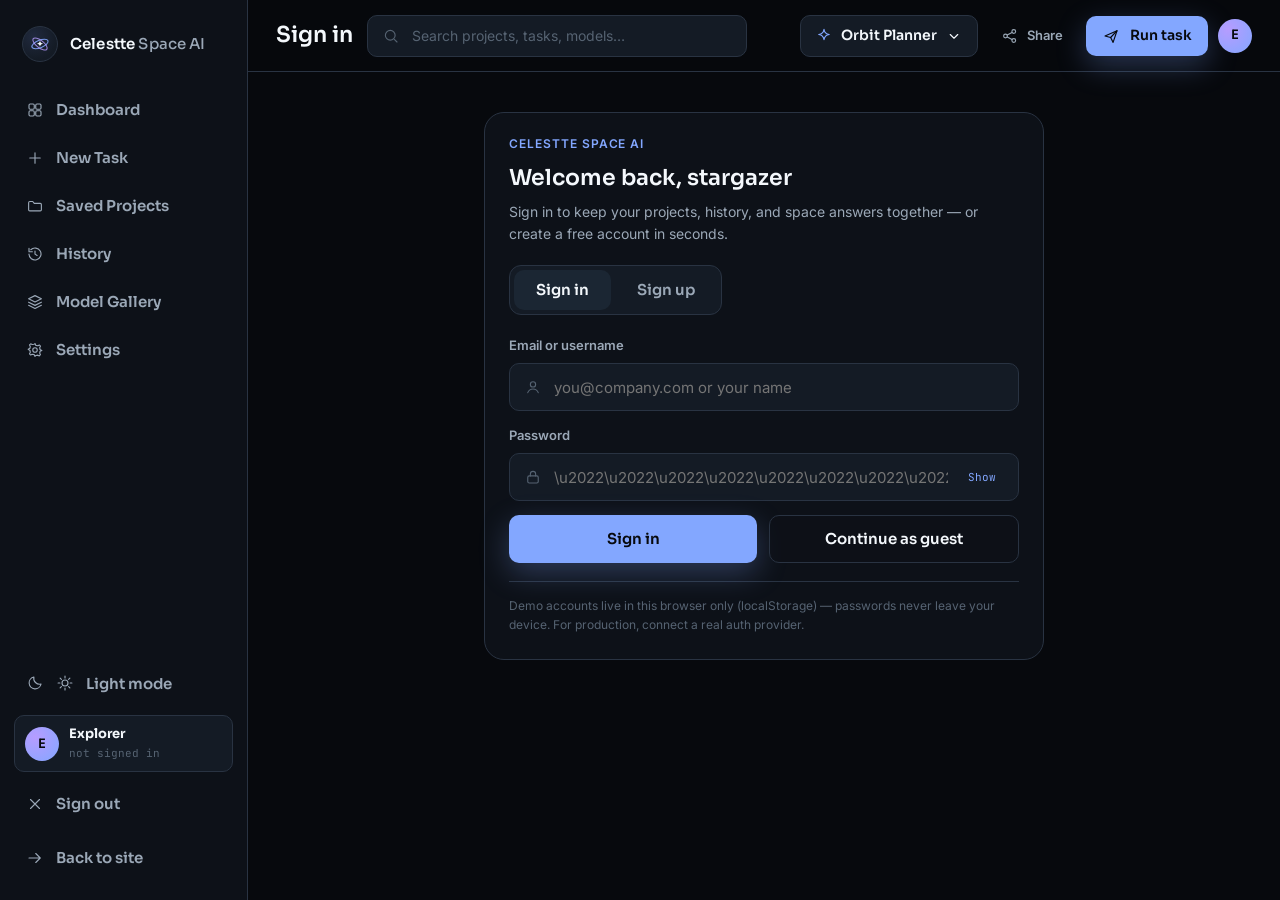
<file: app.html>
<!DOCTYPE html>
<html lang="en" data-theme="dark">
<head>
<meta charset="UTF-8" />
<meta name="viewport" content="width=device-width, initial-scale=1" />
<meta name="description" content="Celestte Space AI workspace — tasks, projects, models, and settings." />
<title>Workspace — Celestte Space AI</title>
<script>(function(){try{var t=localStorage.getItem('celestte-theme');document.documentElement.setAttribute('data-theme',t==='light'?'light':'dark');}catch(e){}document.documentElement.classList.add('js');})();</script>
<link rel="preconnect" href="https://fonts.googleapis.com" />
<link rel="preconnect" href="https://fonts.gstatic.com" crossorigin />
<link href="https://fonts.googleapis.com/css2?family=Sora:wght@400;500;600;700&family=Inter:wght@400;500;600&family=JetBrains+Mono:wght@400;500&display=swap" rel="stylesheet" />
<link rel="stylesheet" href="styles.css" />
<link rel="icon" href="data:image/svg+xml,%3Csvg xmlns='http://www.w3.org/2000/svg' viewBox='0 0 24 24'%3E%3Ccircle cx='12' cy='12' r='3' fill='%2383A7FF'/%3E%3Cellipse cx='12' cy='12' rx='10' ry='4.5' fill='none' stroke='%2383A7FF' stroke-width='1.4' transform='rotate(-24 12 12)'/%3E%3C/svg%3E" />
</head>
<body>
<a class="skip-link" href="#app-content">Skip to content</a>

<!-- ===== Icon sprite ===== -->
<svg width="0" height="0" style="position:absolute" aria-hidden="true" focusable="false">
  <symbol id="i-search" viewBox="0 0 24 24" fill="none" stroke="currentColor" stroke-width="1.5" stroke-linecap="round" stroke-linejoin="round"><circle cx="11" cy="11" r="6.5"/><path d="M20 20l-3.6-3.6"/></symbol>
  <symbol id="i-pen" viewBox="0 0 24 24" fill="none" stroke="currentColor" stroke-width="1.5" stroke-linecap="round" stroke-linejoin="round"><path d="M4 20l4.5-1L19 8.5a2.1 2.1 0 0 0-3-3L5.5 16 4 20z"/><path d="M14.5 6.5l3 3"/></symbol>
  <symbol id="i-route" viewBox="0 0 24 24" fill="none" stroke="currentColor" stroke-width="1.5" stroke-linecap="round" stroke-linejoin="round"><circle cx="6" cy="18" r="2.5"/><circle cx="18" cy="6" r="2.5"/><path d="M8.5 18h5a3.5 3.5 0 0 0 0-7h-3a3.5 3.5 0 0 1 0-7h3"/></symbol>
  <symbol id="i-puzzle" viewBox="0 0 24 24" fill="none" stroke="currentColor" stroke-width="1.5" stroke-linecap="round" stroke-linejoin="round"><path d="M9 4h6v2.5a1.5 1.5 0 1 0 3 0V4h2v6h-2.5a1.5 1.5 0 1 0 0 3H20v7h-7v-2.5a1.5 1.5 0 1 0-3 0V20H4v-7h2.5a1.5 1.5 0 1 0 0-3H4V4h5z"/></symbol>
  <symbol id="i-clip" viewBox="0 0 24 24" fill="none" stroke="currentColor" stroke-width="1.5" stroke-linecap="round" stroke-linejoin="round"><path d="M16.5 6.5l-7.8 7.8a2.4 2.4 0 1 0 3.4 3.4l7.6-7.6a4.4 4.4 0 1 0-6.2-6.2L5.6 11.7a6.4 6.4 0 1 0 9 9"/></symbol>
  <symbol id="i-globe" viewBox="0 0 24 24" fill="none" stroke="currentColor" stroke-width="1.5" stroke-linecap="round" stroke-linejoin="round"><circle cx="12" cy="12" r="8.5"/><path d="M3.5 12h17M12 3.5c2.6 2.4 4 5.4 4 8.5s-1.4 6.1-4 8.5c-2.6-2.4-4-5.4-4-8.5s1.4-6.1 4-8.5z"/></symbol>
  <symbol id="i-mic" viewBox="0 0 24 24" fill="none" stroke="currentColor" stroke-width="1.5" stroke-linecap="round" stroke-linejoin="round"><rect x="9" y="3" width="6" height="11" rx="3"/><path d="M5.5 11a6.5 6.5 0 0 0 13 0M12 17.5V21M9 21h6"/></symbol>
  <symbol id="i-arrow-up" viewBox="0 0 24 24" fill="none" stroke="currentColor" stroke-width="1.5" stroke-linecap="round" stroke-linejoin="round"><path d="M12 19V5M6 11l6-6 6 6"/></symbol>
  <symbol id="i-arrow-right" viewBox="0 0 24 24" fill="none" stroke="currentColor" stroke-width="1.5" stroke-linecap="round" stroke-linejoin="round"><path d="M4 12h15M13 6l6 6-6 6"/></symbol>
  <symbol id="i-plus" viewBox="0 0 24 24" fill="none" stroke="currentColor" stroke-width="1.5" stroke-linecap="round" stroke-linejoin="round"><path d="M12 5v14M5 12h14"/></symbol>
  <symbol id="i-share" viewBox="0 0 24 24" fill="none" stroke="currentColor" stroke-width="1.5" stroke-linecap="round" stroke-linejoin="round"><circle cx="6" cy="12" r="2.5"/><circle cx="17" cy="6" r="2.5"/><circle cx="17" cy="18" r="2.5"/><path d="M8.3 10.8l6.4-3.6M8.3 13.2l6.4 3.6"/></symbol>
  <symbol id="i-clock" viewBox="0 0 24 24" fill="none" stroke="currentColor" stroke-width="1.5" stroke-linecap="round" stroke-linejoin="round"><circle cx="12" cy="12" r="8.5"/><path d="M12 7.5V12l3.2 2"/></symbol>
  <symbol id="i-folder" viewBox="0 0 24 24" fill="none" stroke="currentColor" stroke-width="1.5" stroke-linecap="round" stroke-linejoin="round"><path d="M3.5 7.5A1.5 1.5 0 0 1 5 6h4l2 2.5h8a1.5 1.5 0 0 1 1.5 1.5v7A1.5 1.5 0 0 1 19 18.5H5A1.5 1.5 0 0 1 3.5 17V7.5z"/></symbol>
  <symbol id="i-grid" viewBox="0 0 24 24" fill="none" stroke="currentColor" stroke-width="1.5" stroke-linecap="round" stroke-linejoin="round"><rect x="4" y="4" width="7" height="7" rx="1.6"/><rect x="13" y="4" width="7" height="7" rx="1.6"/><rect x="4" y="13" width="7" height="7" rx="1.6"/><rect x="13" y="13" width="7" height="7" rx="1.6"/></symbol>
  <symbol id="i-settings" viewBox="0 0 24 24" fill="none" stroke="currentColor" stroke-width="1.5" stroke-linecap="round" stroke-linejoin="round"><circle cx="12" cy="12" r="3"/><path d="M12 3.5l1.2 2.4 2.6.4 1.9-1 1.6 1.6-1 1.9.4 2.6 2.4 1.2-2.4 1.2-.4 2.6 1 1.9-1.6 1.6-1.9-1-2.6.4L12 20.5l-1.2-2.4-2.6-.4-1.9 1-1.6-1.6 1-1.9-.4-2.6L2.9 11l2.4-1.2.4-2.6-1-1.9 1.6-1.6 1.9 1 2.6-.4L12 3.5z"/></symbol>
  <symbol id="i-sun" viewBox="0 0 24 24" fill="none" stroke="currentColor" stroke-width="1.5" stroke-linecap="round" stroke-linejoin="round"><circle cx="12" cy="12" r="4"/><path d="M12 2.8v2.4M12 18.8v2.4M2.8 12h2.4M18.8 12h2.4M5.5 5.5l1.7 1.7M16.8 16.8l1.7 1.7M18.5 5.5l-1.7 1.7M7.2 16.8l-1.7 1.7"/></symbol>
  <symbol id="i-moon" viewBox="0 0 24 24" fill="none" stroke="currentColor" stroke-width="1.5" stroke-linecap="round" stroke-linejoin="round"><path d="M20 13.5A8 8 0 0 1 10.5 4 8 8 0 1 0 20 13.5z"/></symbol>
  <symbol id="i-menu" viewBox="0 0 24 24" fill="none" stroke="currentColor" stroke-width="1.5" stroke-linecap="round" stroke-linejoin="round"><path d="M4 7h16M4 12h16M4 17h16"/></symbol>
  <symbol id="i-close" viewBox="0 0 24 24" fill="none" stroke="currentColor" stroke-width="1.5" stroke-linecap="round" stroke-linejoin="round"><path d="M6 6l12 12M18 6L6 18"/></symbol>
  <symbol id="i-check" viewBox="0 0 24 24" fill="none" stroke="currentColor" stroke-width="1.5" stroke-linecap="round" stroke-linejoin="round"><path d="M5 12.5l4.5 4.5L19 7.5"/></symbol>
  <symbol id="i-sparkle" viewBox="0 0 24 24" fill="none" stroke="currentColor" stroke-width="1.5" stroke-linecap="round" stroke-linejoin="round"><path d="M12 3c.6 4.6 2.4 6.4 7 7-4.6.6-6.4 2.4-7 7-.6-4.6-2.4-6.4-7-7 4.6-.6 6.4-2.4 7-7z"/></symbol>
  <symbol id="i-shield" viewBox="0 0 24 24" fill="none" stroke="currentColor" stroke-width="1.5" stroke-linecap="round" stroke-linejoin="round"><path d="M12 3l7 2.8v5.7c0 4.4-2.8 7.6-7 9.5-4.2-1.9-7-5.1-7-9.5V5.8L12 3z"/><path d="M9 12l2 2 4-4"/></symbol>
  <symbol id="i-eye" viewBox="0 0 24 24" fill="none" stroke="currentColor" stroke-width="1.5" stroke-linecap="round" stroke-linejoin="round"><path d="M2.8 12S6.5 5.8 12 5.8 21.2 12 21.2 12 17.5 18.2 12 18.2 2.8 12 2.8 12z"/><circle cx="12" cy="12" r="2.8"/></symbol>
  <symbol id="i-lock" viewBox="0 0 24 24" fill="none" stroke="currentColor" stroke-width="1.5" stroke-linecap="round" stroke-linejoin="round"><rect x="5" y="10.5" width="14" height="9.5" rx="2"/><path d="M8.5 10.5V8a3.5 3.5 0 0 1 7 0v2.5"/></symbol>
  <symbol id="i-bolt" viewBox="0 0 24 24" fill="none" stroke="currentColor" stroke-width="1.5" stroke-linecap="round" stroke-linejoin="round"><path d="M13.5 3L6 13.2h5l-.8 7.8L18 10.8h-5.2L13.5 3z"/></symbol>
  <symbol id="i-doc" viewBox="0 0 24 24" fill="none" stroke="currentColor" stroke-width="1.5" stroke-linecap="round" stroke-linejoin="round"><path d="M7 3.5h7L18.5 8v10.5a2 2 0 0 1-2 2h-9a2 2 0 0 1-2-2v-13a2 2 0 0 1 2-2z"/><path d="M13.5 3.5V8H18M9 13h6M9 16.5h4"/></symbol>
  <symbol id="i-history" viewBox="0 0 24 24" fill="none" stroke="currentColor" stroke-width="1.5" stroke-linecap="round" stroke-linejoin="round"><path d="M4 12a8 8 0 1 0 2.4-5.7M4 4.5V9h4.5"/><path d="M12 8v4.2l2.8 1.8"/></symbol>
  <symbol id="i-send" viewBox="0 0 24 24" fill="none" stroke="currentColor" stroke-width="1.5" stroke-linecap="round" stroke-linejoin="round"><path d="M4 12l16-7-5.2 15.5L11.5 14 4 12z"/><path d="M11.5 14l8.5-9"/></symbol>
  <symbol id="i-chevron" viewBox="0 0 24 24" fill="none" stroke="currentColor" stroke-width="1.5" stroke-linecap="round" stroke-linejoin="round"><path d="M7 10l5 5 5-5"/></symbol>
  <symbol id="i-collapse" viewBox="0 0 24 24" fill="none" stroke="currentColor" stroke-width="1.5" stroke-linecap="round" stroke-linejoin="round"><rect x="3.5" y="4.5" width="17" height="15" rx="2"/><path d="M9.5 4.5v15M14 9.5l-2.5 2.5L14 14.5"/></symbol>
  <symbol id="i-layers" viewBox="0 0 24 24" fill="none" stroke="currentColor" stroke-width="1.5" stroke-linecap="round" stroke-linejoin="round"><path d="M12 3.5l8.5 4.3L12 12 3.5 7.8 12 3.5z"/><path d="M3.5 12.2L12 16.5l8.5-4.3M3.5 16.4L12 20.7l8.5-4.3"/></symbol>
  <symbol id="i-user" viewBox="0 0 24 24" fill="none" stroke="currentColor" stroke-width="1.5" stroke-linecap="round" stroke-linejoin="round"><circle cx="12" cy="8.5" r="3.5"/><path d="M5 19.5c1.4-3.2 4-4.8 7-4.8s5.6 1.6 7 4.8"/></symbol>
</svg>

<div class="app-shell">
  <!-- ===== Sidebar ===== -->
  <aside class="app-sidebar" id="app-sidebar" aria-label="Workspace navigation">
    <a class="app-brand" href="index.html">
      <span class="brand-plate" aria-hidden="true">
        <svg viewBox="0 0 24 24" fill="none" width="22" height="22">
          <ellipse cx="12" cy="12" rx="9.4" ry="4" stroke="#83A7FF" stroke-width="1.2" transform="rotate(-22 12 12)" opacity="0.9"/>
          <ellipse cx="12" cy="12" rx="9.4" ry="4" stroke="#B69CFF" stroke-width="1.2" transform="rotate(38 12 12)" opacity="0.8"/>
          <path d="M12 8.2c.35 2.3 1.2 3.15 3.5 3.5-2.3.35-3.15 1.2-3.5 3.5-.35-2.3-1.2-3.15-3.5-3.5 2.3-.35 3.15-1.2 3.5-3.5z" fill="#F4F8FC"/>
        </svg>
      </span>
      <span class="wordmark">Celestte <span>Space AI</span></span>
    </a>

    <nav class="side-nav" aria-label="Main">
      <a class="side-item is-active" href="#view-dashboard" data-view="view-dashboard">
        <svg class="icon-sm" aria-hidden="true"><use href="#i-grid"/></svg>Dashboard
      </a>
      <a class="side-item" href="#view-newtask" data-view="view-newtask">
        <svg class="icon-sm" aria-hidden="true"><use href="#i-plus"/></svg>New Task
      </a>
      <a class="side-item" href="#view-projects" data-view="view-projects">
        <svg class="icon-sm" aria-hidden="true"><use href="#i-folder"/></svg>Saved Projects
      </a>
      <a class="side-item" href="#view-history" data-view="view-history">
        <svg class="icon-sm" aria-hidden="true"><use href="#i-history"/></svg>History
      </a>
      <a class="side-item" href="#view-models" data-view="view-models">
        <svg class="icon-sm" aria-hidden="true"><use href="#i-layers"/></svg>Model Gallery
      </a>
      <a class="side-item" href="#view-settings" data-view="view-settings">
        <svg class="icon-sm" aria-hidden="true"><use href="#i-settings"/></svg>Settings
      </a>
    </nav>

    <div class="side-foot">
      <button class="side-item" id="ws-theme-toggle" type="button">
        <svg class="icon-sm icon-moon" aria-hidden="true"><use href="#i-moon"/></svg>
        <svg class="icon-sm icon-sun" aria-hidden="true"><use href="#i-sun"/></svg>
        <span id="ws-theme-label">Light mode</span>
      </button>
      <div class="side-user">
        <span class="avatar" id="side-avatar" aria-hidden="true">E</span>
        <span class="who"><b id="side-user-name">Explorer</b><span id="side-user-meta">guest session</span></span>
      </div>
      <button class="side-item" id="sign-out" type="button">
        <svg class="icon-sm" aria-hidden="true"><use href="#i-close"/></svg>Sign out
      </button>
      <a class="side-item" href="index.html">
        <svg class="icon-sm" aria-hidden="true"><use href="#i-arrow-right"/></svg>Back to site
      </a>
    </div>
  </aside>
  <div class="side-backdrop" id="side-backdrop"></div>

  <!-- ===== Main ===== -->
  <div class="app-main">
    <header class="utility-bar">
      <button class="icon-btn sidebar-toggle" id="sidebar-toggle" type="button" aria-label="Open sidebar" style="display:none">
        <svg class="icon-sm" aria-hidden="true"><use href="#i-menu"/></svg>
      </button>
      <h1 id="page-title">Dashboard</h1>

      <div class="search-box">
        <svg class="icon-sm" aria-hidden="true"><use href="#i-search"/></svg>
        <input id="ws-search" type="search" placeholder="Search projects, tasks, models…" aria-label="Search workspace" />
      </div>

      <div class="util-right">
        <div class="model-select" id="model-select">
          <svg class="icon-sm" aria-hidden="true" style="color:var(--blue)"><use href="#i-sparkle"/></svg>
          <span id="model-name">Orbit Planner</span>
          <svg class="icon-sm" aria-hidden="true"><use href="#i-chevron"/></svg>
          <div class="model-menu" id="model-menu" role="menu" aria-label="Select model">
            <button type="button" role="menuitem" data-model="Luna Scribe"><span class="dot dot-blue"></span>Luna Scribe</button>
            <button type="button" role="menuitem" data-model="Nova Researcher"><span class="dot dot-green"></span>Nova Researcher</button>
            <button type="button" role="menuitem" class="is-sel" data-model="Orbit Planner"><span class="dot dot-violet"></span>Orbit Planner</button>
            <button type="button" role="menuitem" data-model="Pulsar Analyst"><span class="dot dot-blue"></span>Pulsar Analyst</button>
            <button type="button" role="menuitem" data-model="Quasar Editor"><span class="dot dot-green"></span>Quasar Editor</button>
          </div>
        </div>
        <button class="icon-btn" id="share-btn" type="button" aria-label="Share">
          <svg class="icon-sm" aria-hidden="true"><use href="#i-share"/></svg><span>Share</span>
        </button>
        <a class="btn btn-primary btn-sm" href="#view-newtask" id="run-task-top">
          <svg class="icon-sm" aria-hidden="true"><use href="#i-send"/></svg>Run task
        </a>
        <span class="avatar" id="top-avatar" title="Account">E</span>
      </div>
    </header>

    <main class="app-content" id="app-content">

      <!-- ===== Dashboard ===== -->
      <section class="view" id="view-dashboard">
        <div class="panel">
          <div class="panel-head">
            <div>
              <p class="eyebrow"><span class="dot dot-green"></span> Workspace online</p>
              <h2 style="margin-top:8px"><span id="greet-line">Good evening</span>, <span id="greet-name">Explorer</span></h2>
              <p class="sub">Signed in as <b style="color:var(--ink)" id="signed-in-as">Explorer</b> — <b style="color:var(--ink)">3 projects active</b> · Last synced 2 min ago.</p>
            </div>
            <a class="btn btn-primary" href="#view-newtask"><svg class="icon-sm" aria-hidden="true"><use href="#i-plus"/></svg>New task</a>
          </div>

          <div class="grid-4">
            <div class="stat-card">
              <span class="k">Active projects</span>
              <span class="v">3</span>
              <span class="d"><span class="dot dot-green"></span>All on track</span>
            </div>
            <div class="stat-card">
              <span class="k">Tasks this week</span>
              <span class="v">18</span>
              <span class="d"><span class="dot dot-blue"></span>+6 vs last week</span>
            </div>
            <div class="stat-card">
              <span class="k">Time saved</span>
              <span class="v">11.5 h</span>
              <span class="d"><span class="dot dot-violet"></span>est. from automation</span>
            </div>
            <div class="stat-card">
              <span class="k">Avg. first draft</span>
              <span class="v">38 s</span>
              <span class="d"><span class="dot dot-green"></span>Within target</span>
            </div>
          </div>
        </div>

        <div class="grid-2">
          <div class="panel">
            <div class="panel-head">
              <h2>Quick actions</h2>
              <span class="status-chip"><svg class="icon-sm" aria-hidden="true"><use href="#i-bolt"/></svg>3 shortcuts</span>
            </div>
            <div class="list-row" data-href="#view-newtask" role="link" tabindex="0">
              <span class="chip-ico" style="width:36px;height:36px;border-radius:10px;display:grid;place-items:center;background:var(--blue-soft);color:var(--blue)"><svg class="icon-sm" aria-hidden="true"><use href="#i-plus"/></svg></span>
              <span class="lr-main"><b>Start a new task</b><span>Research, write, plan, or solve</span></span>
              <svg class="icon-sm" aria-hidden="true"><use href="#i-arrow-right"/></svg>
            </div>
            <div class="list-row" data-href="#view-projects" role="link" tabindex="0">
              <span class="chip-ico" style="width:36px;height:36px;border-radius:10px;display:grid;place-items:center;background:var(--violet-soft);color:var(--violet)"><svg class="icon-sm" aria-hidden="true"><use href="#i-folder"/></svg></span>
              <span class="lr-main"><b>Open saved projects</b><span>Pick up where you left off</span></span>
              <svg class="icon-sm" aria-hidden="true"><use href="#i-arrow-right"/></svg>
            </div>
            <div class="list-row" data-href="#view-models" role="link" tabindex="0">
              <span class="chip-ico" style="width:36px;height:36px;border-radius:10px;display:grid;place-items:center;background:var(--green-soft);color:var(--green)"><svg class="icon-sm" aria-hidden="true"><use href="#i-layers"/></svg></span>
              <span class="lr-main"><b>Browse model gallery</b><span>Choose how Celestte thinks</span></span>
              <svg class="icon-sm" aria-hidden="true"><use href="#i-arrow-right"/></svg>
            </div>
          </div>

          <div class="panel">
            <div class="panel-head">
              <h2>Recent projects</h2>
              <a class="btn-text" href="#view-projects">View all <svg class="icon-sm" aria-hidden="true"><use href="#i-arrow-right"/></svg></a>
            </div>
            <div class="list-row" data-href="#view-task" role="link" tabindex="0">
              <span class="lr-main"><b>Q4 Launch Narrative</b><span>Write · Luna Scribe</span></span>
              <span class="status-chip ready"><span class="dot dot-green"></span>Ready</span>
              <span class="lr-time">12 min ago</span>
            </div>
            <div class="list-row" data-href="#view-task" role="link" tabindex="0">
              <span class="lr-main"><b>Competitor Research Map</b><span>Research · Nova Researcher</span></span>
              <span class="status-chip working"><span class="dot dot-blue"></span>Working</span>
              <span class="lr-time">1 h ago</span>
            </div>
            <div class="list-row" data-href="#view-task" role="link" tabindex="0">
              <span class="lr-main"><b>Pricing Options Brief</b><span>Solve · Pulsar Analyst</span></span>
              <span class="status-chip complete"><span class="dot dot-green"></span>Complete</span>
              <span class="lr-time">Yesterday</span>
            </div>
          </div>
        </div>
      </section>

      <!-- ===== New task ===== -->
      <section class="view" id="view-newtask">
        <div class="panel">
          <div class="panel-head">
            <div>
              <p class="eyebrow"><span class="dot dot-blue"></span> New task</p>
              <h2 style="margin-top:8px">What should we work on?</h2>
              <p class="sub">Ask a space question. Choose how Celestte should think about it.</p>
            </div>
          </div>

          <div class="segmented" role="tablist" aria-label="Task mode" id="ws-segmented">
            <button class="seg-btn" role="tab" aria-selected="false" data-mode="research" type="button"><svg class="icon-sm" aria-hidden="true"><use href="#i-search"/></svg>Research</button>
            <button class="seg-btn" role="tab" aria-selected="false" data-mode="create" type="button"><svg class="icon-sm" aria-hidden="true"><use href="#i-pen"/></svg>Write</button>
            <button class="seg-btn" role="tab" aria-selected="true" data-mode="plan" type="button"><svg class="icon-sm" aria-hidden="true"><use href="#i-route"/></svg>Plan</button>
            <button class="seg-btn" role="tab" aria-selected="false" data-mode="solve" type="button"><svg class="icon-sm" aria-hidden="true"><use href="#i-puzzle"/></svg>Solve</button>
          </div>

          <form class="composer" id="ws-composer">
            <label class="composer-label" for="ws-task-input">Task brief</label>
            <textarea id="ws-task-input" rows="5" placeholder="Ask about a planet, moon, orbit, star, or space mission…"></textarea>
            <div class="composer-bar">
              <div class="composer-tools">
                <button class="icon-btn" type="button" data-tool="attach"><svg class="icon-sm" aria-hidden="true"><use href="#i-clip"/></svg>Attach</button>
                <button class="icon-btn" type="button" data-tool="web"><svg class="icon-sm" aria-hidden="true"><use href="#i-globe"/></svg>Web</button>
                <button class="icon-btn" type="button" data-tool="voice"><svg class="icon-sm" aria-hidden="true"><use href="#i-mic"/></svg>Voice</button>
              </div>
              <button class="submit-btn" type="submit"><svg class="icon-sm" aria-hidden="true"><use href="#i-send"/></svg>Run task</button>
            </div>
          </form>
        </div>
      </section>

      <!-- ===== Task execution ===== -->
      <section class="view" id="view-task">
        <div class="panel">
          <div class="panel-head">
            <div>
              <p class="eyebrow"><span class="dot dot-blue"></span> Task / live</p>
              <h2 style="margin-top:8px" id="task-title">Q4 Launch Narrative</h2>
              <p class="sub">Mode <b style="color:var(--ink)" id="task-mode">Plan</b> · Model <b style="color:var(--ink)" id="task-model">Orbit Planner</b></p>
            </div>
            <p class="status-chip working" id="task-status"><span class="dot dot-blue"></span><span id="task-status-text">Working</span></p>
          </div>

          <div class="task-layout">
            <div>
              <p class="caption" style="margin-bottom:8px">Task brief</p>
              <div class="task-brief" id="task-brief">Plan a month of evening sky watching to spot the bright planets.
Constraints: beginner, city skies, ~30 minutes per session.
Deliverable: week-by-week plan with what to look for, where in the sky, and the best dates.</div>
              <div class="task-actions">
                <button class="btn btn-primary btn-sm" id="save-project" type="button"><svg class="icon-sm" aria-hidden="true"><use href="#i-folder"/></svg>Save to project</button>
                <button class="btn btn-ghost btn-sm" id="export-answer" type="button"><svg class="icon-sm" aria-hidden="true"><use href="#i-doc"/></svg>Export answer</button>
                <button class="btn btn-ghost btn-sm" id="share-answer" type="button"><svg class="icon-sm" aria-hidden="true"><use href="#i-share"/></svg>Share</button>
                <a class="btn btn-ghost btn-sm" href="#view-newtask"><svg class="icon-sm" aria-hidden="true"><use href="#i-plus"/></svg>Start another task</a>
              </div>

              <p class="caption" style="margin:22px 0 8px">Output preview</p>
              <div class="task-brief" id="task-output">WEEK 1        Learn the bright planets and where they rise
WEEK 2        Catch Venus and Jupiter low in the evening sky
WEEK 3        Watch Saturn rise after dusk and note its rings
WEEK 4        Track Mars moving against the background stars

CRITICAL PATH  Clear skies → dark vantage point → planet chart
RISK           City light pollution → pick evenings right after dusk
OWNER          You + a simple sky map or astronomy app</div>
            </div>

            <div>
              <div class="panel" style="padding:18px">
                <div class="panel-head" style="margin-bottom:12px">
                  <p class="caption" style="color:var(--ink);font-weight:600">Progress</p>
                  <span class="mono" id="progress-label" style="color:var(--ink-subtle)">0%</span>
                </div>
                <div class="progress" style="margin-bottom:18px"><i id="progress-bar"></i></div>
                <div class="task-steps" id="task-steps">
                  <div class="task-step" data-step="0"><span class="idx">1</span>Extracting the core question</div>
                  <div class="task-step" data-step="1"><span class="idx">2</span>Mapping the useful evidence</div>
                  <div class="task-step" data-step="2"><span class="idx">3</span>Building a clear answer</div>
                  <div class="task-step" data-step="3"><span class="idx">4</span>Finalizing the output</div>
                </div>
              </div>

              <div class="panel" style="margin-top:20px;padding:18px">
                <p class="caption" style="color:var(--ink);font-weight:600;margin-bottom:12px">Session</p>
                <div class="settings-row" style="padding:10px 0">
                  <div><b>Context window</b><span>8 sources attached</span></div>
                  <span class="status-chip ready"><span class="dot dot-green"></span>Healthy</span>
                </div>
                <div class="settings-row" style="padding:10px 0">
                  <div><b>Privacy</b><span>Nothing trains on your data</span></div>
                  <span class="status-chip"><svg class="icon-sm" aria-hidden="true"><use href="#i-lock"/></svg>Private</span>
                </div>
              </div>
            </div>
          </div>
        </div>
      </section>

      <!-- ===== Saved projects ===== -->
      <section class="view" id="view-projects">
        <div class="panel">
          <div class="panel-head">
            <div>
              <p class="eyebrow"><span class="dot dot-violet"></span> Saved projects</p>
              <h2 style="margin-top:8px">3 projects active</h2>
            </div>
            <a class="btn btn-primary btn-sm" href="#view-newtask"><svg class="icon-sm" aria-hidden="true"><use href="#i-plus"/></svg>New project</a>
          </div>
          <div class="list-row" data-href="#view-task" role="link" tabindex="0">
            <span class="lr-main"><b>Q4 Launch Narrative</b><span>6 tasks · updated 12 min ago</span></span>
            <span class="status-chip ready"><span class="dot dot-green"></span>On track</span>
            <svg class="icon-sm" aria-hidden="true"><use href="#i-arrow-right"/></svg>
          </div>
          <div class="list-row" data-href="#view-task" role="link" tabindex="0">
            <span class="lr-main"><b>Competitor Research Map</b><span>11 tasks · updated 1 h ago</span></span>
            <span class="status-chip working"><span class="dot dot-blue"></span>In progress</span>
            <svg class="icon-sm" aria-hidden="true"><use href="#i-arrow-right"/></svg>
          </div>
          <div class="list-row" data-href="#view-task" role="link" tabindex="0">
            <span class="lr-main"><b>Pricing Options Brief</b><span>4 tasks · updated yesterday</span></span>
            <span class="status-chip"><span class="dot"></span>Archived</span>
            <svg class="icon-sm" aria-hidden="true"><use href="#i-arrow-right"/></svg>
          </div>
        </div>
      </section>

      <!-- ===== History ===== -->
      <section class="view" id="view-history">
        <div class="panel">
          <div class="panel-head">
            <div>
              <p class="eyebrow"><span class="dot dot-blue"></span> History</p>
              <h2 style="margin-top:8px">Everything, versioned.</h2>
              <p class="sub">Searchable, reversible, and private to your workspace.</p>
            </div>
          </div>
          <div class="list-row" data-href="#view-task" role="link" tabindex="0">
            <span class="lr-main"><b>Draft launch email — v3</b><span>Write · Luna Scribe</span></span>
            <span class="lr-time">14:22</span>
          </div>
          <div class="list-row" data-href="#view-task" role="link" tabindex="0">
            <span class="lr-main"><b>Map competitor positioning</b><span>Research · Nova Researcher</span></span>
            <span class="lr-time">11:08</span>
          </div>
          <div class="list-row" data-href="#view-task" role="link" tabindex="0">
            <span class="lr-main"><b>Compare three pricing options</b><span>Solve · Pulsar Analyst</span></span>
            <span class="lr-time">Yesterday</span>
          </div>
          <div class="list-row" data-href="#view-task" role="link" tabindex="0">
            <span class="lr-main"><b>Turn notes into a one-page brief</b><span>Write · Quasar Editor</span></span>
            <span class="lr-time">Mon</span>
          </div>
        </div>
      </section>

      <!-- ===== Model gallery ===== -->
      <section class="view" id="view-models">
        <div class="panel">
          <div class="panel-head">
            <div>
              <p class="eyebrow"><span class="dot dot-violet"></span> Model gallery</p>
              <h2 style="margin-top:8px">Choose how Celestte thinks.</h2>
            </div>
          </div>
          <div class="grid-3">
            <article class="const-card" data-model="Luna Scribe" style="min-height:200px">
              <span class="big-num" aria-hidden="true">01</span>
              <span class="c-ico" style="margin-top:24px"><svg class="icon" aria-hidden="true"><use href="#i-pen"/></svg></span>
              <h3>Luna Scribe</h3>
              <p>Space notes and mission briefs, written clearly.</p>
              <button class="btn btn-ghost btn-sm use-model" type="button">Use model</button>
            </article>
            <article class="const-card" data-model="Nova Researcher" style="min-height:200px">
              <span class="big-num" aria-hidden="true">02</span>
              <span class="c-ico" style="margin-top:24px"><svg class="icon" aria-hidden="true"><use href="#i-search"/></svg></span>
              <h3>Nova Researcher</h3>
              <p>Deep answers on planets, orbits, and moons.</p>
              <button class="btn btn-ghost btn-sm use-model" type="button">Use model</button>
            </article>
            <article class="const-card" data-model="Orbit Planner" style="min-height:200px">
              <span class="big-num" aria-hidden="true">03</span>
              <span class="c-ico" style="margin-top:24px"><svg class="icon" aria-hidden="true"><use href="#i-route"/></svg></span>
              <h3>Orbit Planner</h3>
              <p>Plans observation nights and study paths.</p>
              <button class="btn btn-ghost btn-sm use-model" type="button">Use model</button>
            </article>
            <article class="const-card" data-model="Pulsar Analyst" style="min-height:200px">
              <span class="big-num" aria-hidden="true">04</span>
              <span class="c-ico" style="margin-top:24px"><svg class="icon" aria-hidden="true"><use href="#i-puzzle"/></svg></span>
              <h3>Pulsar Analyst</h3>
              <p>Works through orbital math and comparisons.</p>
              <button class="btn btn-ghost btn-sm use-model" type="button">Use model</button>
            </article>
            <article class="const-card" data-model="Quasar Editor" style="min-height:200px">
              <span class="big-num" aria-hidden="true">05</span>
              <span class="c-ico" style="margin-top:24px"><svg class="icon" aria-hidden="true"><use href="#i-sparkle"/></svg></span>
              <h3>Quasar Editor</h3>
              <p>Polishes space writing until it shines.</p>
              <button class="btn btn-ghost btn-sm use-model" type="button">Use model</button>
            </article>
          </div>
        </div>
      </section>

      <!-- ===== Settings ===== -->
      <section class="view" id="view-settings">
        <div class="grid-2">
          <div class="panel">
            <div class="panel-head"><h2>Preferences</h2></div>
            <div class="settings-row">
              <div><b>Light theme</b><span>Switch the workspace appearance</span></div>
              <button class="switch" id="settings-theme" type="button" role="switch" aria-checked="false"><i></i></button>
            </div>
            <div class="settings-row">
              <div><b>Streaming output</b><span>Show answers as they are written</span></div>
              <button class="switch" type="button" role="switch" aria-checked="true"><i></i></button>
            </div>
            <div class="settings-row">
              <div><b>Web context</b><span>Allow live sources on research tasks</span></div>
              <button class="switch" type="button" role="switch" aria-checked="true"><i></i></button>
            </div>
            <div class="settings-row">
              <div><b>Task notifications</b><span>Notify when long tasks finish</span></div>
              <button class="switch" type="button" role="switch" aria-checked="false"><i></i></button>
            </div>
          </div>

          <div class="panel">
            <div class="panel-head"><h2>Privacy &amp; control</h2></div>
            <div class="settings-row">
              <div><b>Private by default</b><span>Nothing you write trains a model</span></div>
              <span class="status-chip ready"><span class="dot dot-green"></span>On</span>
            </div>
            <div class="settings-row">
              <div><b>Project history</b><span>Versioned, searchable, reversible</span></div>
              <span class="status-chip"><svg class="icon-sm" aria-hidden="true"><use href="#i-shield"/></svg>Secured</span>
            </div>
            <div class="settings-row">
              <div><b>Export your data</b><span>Download everything as Markdown</span></div>
              <button class="btn btn-ghost btn-sm" id="export-data" type="button">Export</button>
            </div>
            <div class="settings-row">
              <div><b>Team plan</b><span>$48 / user / month · central billing</span></div>
              <button class="btn btn-primary btn-sm" id="contact-sales" type="button">Contact sales</button>
            </div>
          </div>
        </div>

        <div class="panel">
          <div class="panel-head">
            <div>
              <h2>AI connection</h2>
              <p class="sub">Live answers work instantly (catalog + Wikipedia). Add a free Gemini key for full conversational answers.</p>
            </div>
            <p class="api-badge" id="ws-api-status"><span class="dot dot-danger" id="ws-api-dot"></span><span id="ws-api-status-text">Live data on · Gemini optional</span></p>
          </div>
          <div class="api-form" style="margin-top:0;max-width:560px">
            <label for="ws-api-key">Gemini API key</label>
            <input id="ws-api-key" type="password" autocomplete="off" placeholder="AIza…" />
            <label for="ws-api-model">Model</label>
            <input id="ws-api-model" type="text" list="ws-model-options" placeholder="gemini-2.0-flash" />
            <datalist id="ws-model-options">
              <option value="gemini-2.0-flash"></option>
              <option value="gemini-2.0-flash-lite"></option>
              <option value="gemini-2.5-flash-lite"></option>
              <option value="gemini-2.5-flash"></option>
              <option value="gemini-2.5-pro"></option>
              </datalist>
            <div class="row">
              <button class="btn btn-primary btn-sm" id="ws-api-save" type="button">Save &amp; connect</button>
              <button class="btn btn-ghost btn-sm" id="ws-api-test" type="button">Test</button>
              <button class="btn btn-ghost btn-sm" id="ws-api-clear" type="button">Remove key</button>
            </div>
            <p class="hint">Free key from <a href="https://aistudio.google.com/apikey" target="_blank" rel="noopener">Google AI Studio</a>. Stored only in this browser and sent only to Google’s API. Never commit a key to a public repo.</p>
          </div>
        </div>
      </section>

      <!-- ===== Sign in / Sign up ===== -->
      <section class="view" id="view-signin">
        <div class="panel auth-wrap">
          <p class="eyebrow"><span class="dot dot-green"></span> Celestte Space AI</p>
          <h2 style="margin:10px 0 6px" id="auth-title">Welcome back, stargazer</h2>
          <p class="sub" style="margin-bottom:20px">Sign in to keep your projects, history, and space answers together — or create a free account in seconds.</p>

          <div class="auth-tabs" role="tablist" aria-label="Account">
            <button class="auth-tab" id="tab-signin" role="tab" aria-selected="true" type="button">Sign in</button>
            <button class="auth-tab" id="tab-signup" role="tab" aria-selected="false" type="button">Sign up</button>
          </div>

          <!-- Sign in -->
          <form id="signin-form">
            <div class="field">
              <label for="signin-id">Email or username</label>
              <div class="field-input">
                <svg class="icon-sm" aria-hidden="true"><use href="#i-user"/></svg>
                <input id="signin-id" type="text" autocomplete="username" placeholder="you@company.com or your name" required />
              </div>
            </div>
            <div class="field">
              <label for="signin-pass">Password</label>
              <div class="field-input">
                <svg class="icon-sm" aria-hidden="true"><use href="#i-lock"/></svg>
                <input id="signin-pass" type="password" autocomplete="current-password" placeholder="\u2022\u2022\u2022\u2022\u2022\u2022\u2022\u2022" required />
                <button class="pw-toggle" type="button" data-pw-target="signin-pass">Show</button>
              </div>
            </div>
            <div class="auth-actions">
              <button class="btn btn-primary" type="submit">Sign in</button>
              <button class="btn btn-ghost" type="button" id="guest-continue">Continue as guest</button>
            </div>
          </form>

          <!-- Sign up -->
          <form id="signup-form" hidden>
            <div class="field">
              <label for="signup-name">Your name (shown on dashboard)</label>
              <div class="field-input">
                <svg class="icon-sm" aria-hidden="true"><use href="#i-user"/></svg>
                <input id="signup-name" type="text" autocomplete="name" placeholder="e.g. Ayesha" required />
              </div>
            </div>
            <div class="field">
              <label for="signup-email">Email</label>
              <div class="field-input">
                <svg class="icon-sm" aria-hidden="true"><use href="#i-send"/></svg>
                <input id="signup-email" type="email" autocomplete="email" placeholder="you@company.com" required />
              </div>
            </div>
            <div class="field">
              <label for="signup-pass">Password</label>
              <div class="field-input">
                <svg class="icon-sm" aria-hidden="true"><use href="#i-lock"/></svg>
                <input id="signup-pass" type="password" autocomplete="new-password" placeholder="At least 6 characters" required />
                <button class="pw-toggle" type="button" data-pw-target="signup-pass">Show</button>
              </div>
            </div>
            <div class="strength" aria-live="polite">
              <div class="strength-bar"><i id="strength-fill"></i></div>
              <span class="label" id="strength-label">Too short</span>
            </div>
            <div class="field">
              <label for="signup-pass2">Confirm password</label>
              <div class="field-input">
                <svg class="icon-sm" aria-hidden="true"><use href="#i-lock"/></svg>
                <input id="signup-pass2" type="password" autocomplete="new-password" placeholder="Repeat password" required />
                <button class="pw-toggle" type="button" data-pw-target="signup-pass2">Show</button>
              </div>
            </div>
            <div class="auth-actions">
              <button class="btn btn-primary" type="submit">Create account</button>
              <button class="btn btn-ghost" type="button" id="to-signin">I already have an account</button>
            </div>
          </form>

          <p class="auth-note">Demo accounts live in this browser only (localStorage) — passwords never leave your device. For production, connect a real auth provider.</p>
        </div>
      </section>

    </main>
  </div>
</div>

<div class="toast-wrap" id="toast-wrap" aria-live="polite"></div>
<script src="ai.js"></script>
<script src="auth.js"></script>
<script src="workspace.js"></script>
</body>
</html>
</file>
<file: styles.css>
/* =========================================================
   Celeste AI Assistant — Design System
   Dark-first · light theme supported · mobile + desktop
   ========================================================= */

/* ---------- Tokens ---------- */
:root {
  --canvas: #07090D;
  --surface-1: #0D1118;
  --surface-2: #141B25;
  --surface-3: #1B2633;
  --border: #293342;
  --ink: #F4F8FC;
  --ink-muted: #9BA8B7;
  --ink-subtle: #566372;
  --blue: #83A7FF;
  --blue-soft: rgba(131, 167, 255, 0.16);
  --blue-glow: rgba(131, 167, 255, 0.28);
  --violet: #B69CFF;
  --violet-soft: rgba(182, 156, 255, 0.16);
  --green: #72E0C0;
  --green-soft: rgba(114, 224, 192, 0.14);
  --danger: #FF7D91;
  --danger-soft: rgba(255, 125, 145, 0.14);
  --btn-ink: #07090D;
  --nav-bg: rgba(7, 9, 13, 0.82);
  --glow-1: rgba(131, 167, 255, 0.12);
  --glow-2: rgba(182, 156, 255, 0.10);
  --panel-shadow: 0 24px 60px rgba(0, 0, 0, 0.35);
  --ring-track: rgba(155, 168, 183, 0.18);

  --font-display: "Sora", "Inter", system-ui, sans-serif;
  --font-body: "Inter", system-ui, sans-serif;
  --font-mono: "JetBrains Mono", ui-monospace, monospace;

  --max: 1280px;
  --gutter: 48px;
  --gap-col: 32px;
  --section-y: 144px;
  --r-card: 20px;
  --r-panel: 24px;
  --r-ctl: 10px;
  --r-pill: 999px;
  --ctl-h: 48px;

  --fast: 160ms ease-out;
  --hover: 180ms ease-out;
  --reveal: 650ms cubic-bezier(0.22, 1, 0.36, 1);
  --hero-t: 900ms cubic-bezier(0.22, 1, 0.36, 1);
  --scan-t: 1400ms cubic-bezier(0.16, 1, 0.3, 1);
  --focus: 3px solid rgba(131, 167, 255, 0.42);
}

[data-theme="light"] {
  --canvas: #F5F7FA;
  --surface-1: #FFFFFF;
  --surface-2: #EEF2F7;
  --surface-3: #E7EBF1;
  --border: #D9E0E9;
  --ink: #101722;
  --ink-muted: #667282;
  --ink-subtle: #8B96A5;
  --blue: #4E7DE9;
  --blue-soft: rgba(78, 125, 233, 0.14);
  --blue-glow: rgba(78, 125, 233, 0.25);
  --violet: #8B6FE8;
  --violet-soft: rgba(139, 111, 232, 0.14);
  --green: #2BB894;
  --green-soft: rgba(43, 184, 148, 0.14);
  --danger: #D9536A;
  --danger-soft: rgba(217, 83, 106, 0.12);
  --btn-ink: #FFFFFF;
  --nav-bg: rgba(245, 247, 250, 0.85);
  --glow-1: rgba(78, 125, 233, 0.10);
  --glow-2: rgba(139, 111, 232, 0.08);
  --panel-shadow: 0 24px 60px rgba(16, 23, 34, 0.10);
  --ring-track: rgba(102, 114, 130, 0.18);
}

/* ---------- Reset / base ---------- */
*, *::before, *::after { box-sizing: border-box; }
html { scroll-behavior: smooth; -webkit-text-size-adjust: 100%; }
body {
  margin: 0;
  font-family: var(--font-body);
  font-size: 16px;
  line-height: 1.55;
  color: var(--ink-muted);
  background: var(--canvas);
  -webkit-font-smoothing: antialiased;
  overflow-x: hidden;
}
img { max-width: 100%; display: block; }
a { color: inherit; text-decoration: none; }
button { font: inherit; color: inherit; background: none; border: 0; cursor: pointer; }
ul, ol { margin: 0; padding: 0; list-style: none; }
h1, h2, h3, h4 { font-family: var(--font-display); color: var(--ink); margin: 0; font-weight: 600; }
p { margin: 0; }
pre { margin: 0; }
:focus-visible { outline: var(--focus); outline-offset: 2px; border-radius: 6px; }
::selection { background: var(--blue-soft); color: var(--ink); }

.skip-link {
  position: absolute; left: 16px; top: -60px; z-index: 200;
  padding: 12px 18px; border-radius: var(--r-ctl);
  background: var(--blue); color: var(--btn-ink);
  font-family: var(--font-display); font-weight: 600; font-size: 15px;
  transition: top var(--fast);
}
.skip-link:focus { top: 16px; }

.container {
  width: 100%; max-width: calc(var(--max) + var(--gutter) * 2);
  margin-inline: auto; padding-inline: var(--gutter);
}

.icon { width: 24px; height: 24px; flex: none; }
.icon-sm { width: 18px; height: 18px; flex: none; }

/* Type helpers */
.eyebrow {
  font-family: var(--font-body);
  font-size: 12px; font-weight: 600; line-height: 1.2;
  letter-spacing: 0.08em; text-transform: uppercase;
  color: var(--blue);
}
.caption { font-size: 13px; font-weight: 500; line-height: 1.35; color: var(--ink-subtle); }
.mono { font-family: var(--font-mono); font-size: 12px; line-height: 1.5; }
.ink { color: var(--ink); }
.ink-blue { color: var(--blue); }

/* Badges & dots */
.badge {
  display: inline-flex; align-items: center; gap: 8px;
  padding: 8px 12px; border-radius: var(--r-pill);
  border: 1px solid var(--border);
  background: color-mix(in srgb, var(--surface-1) 80%, transparent);
  font-family: var(--font-body);
  font-size: 12px; font-weight: 600; letter-spacing: 0.08em;
  text-transform: uppercase; color: var(--ink-muted);
}
.dot { width: 6px; height: 6px; border-radius: 50%; background: var(--ink-subtle); flex: none; }
.dot-green { background: var(--green); box-shadow: 0 0 10px var(--green); }
.dot-blue { background: var(--blue); box-shadow: 0 0 10px var(--blue-glow); }
.dot-violet { background: var(--violet); }
.dot-danger { background: var(--danger); }

/* Buttons */
.btn {
  display: inline-flex; align-items: center; justify-content: center; gap: 10px;
  min-height: var(--ctl-h); padding: 0 22px;
  border-radius: var(--r-ctl);
  font-family: var(--font-display); font-size: 15px; font-weight: 600; line-height: 1.2;
  transition: transform var(--hover), background var(--fast), border-color var(--fast), color var(--fast), box-shadow var(--hover);
  white-space: nowrap;
}
.btn:active { transform: translateY(1px); }
.btn-primary {
  background: var(--blue); color: var(--btn-ink);
  box-shadow: 0 10px 30px var(--blue-glow);
}
.btn-primary:hover { transform: translateY(-2px); box-shadow: 0 16px 40px var(--blue-glow); }
.btn-ghost {
  border: 1px solid var(--border); color: var(--ink);
  background: color-mix(in srgb, var(--surface-1) 70%, transparent);
}
.btn-ghost:hover { border-color: var(--blue-glow); background: var(--surface-2); transform: translateY(-2px); }
.btn-text {
  display: inline-flex; align-items: center; gap: 8px;
  min-height: var(--ctl-h); padding: 0 4px;
  color: var(--ink-muted); font-family: var(--font-display); font-size: 15px; font-weight: 600;
  transition: color var(--fast);
}
.btn-text:hover { color: var(--ink); }
.btn-text .u { text-decoration: underline; text-decoration-color: var(--blue-glow); text-underline-offset: 5px; text-decoration-thickness: 1px; }
.btn-sm { min-height: 40px; padding: 0 16px; font-size: 14px; }

.icon-btn {
  display: inline-flex; align-items: center; justify-content: center; gap: 8px;
  min-height: 40px; min-width: 40px; padding: 0 12px;
  border-radius: var(--r-ctl); border: 1px solid transparent;
  color: var(--ink-muted); font-size: 13px; font-weight: 600;
  transition: color var(--fast), background var(--fast), border-color var(--fast);
}
.icon-btn:hover { color: var(--ink); background: var(--surface-2); border-color: var(--border); }

/* ---------- Navigation ---------- */
.site-nav {
  position: fixed; inset: 0 0 auto 0; z-index: 100;
  height: 72px;
  transition: background 220ms ease, border-color 220ms ease, backdrop-filter 220ms ease;
  border-bottom: 1px solid transparent;
}
.site-nav.is-scrolled {
  background: var(--nav-bg);
  -webkit-backdrop-filter: blur(16px);
  backdrop-filter: blur(16px);
  border-bottom-color: var(--border);
}
.nav-inner {
  height: 72px; display: flex; align-items: center; gap: 24px;
  width: 100%; max-width: calc(var(--max) + var(--gutter) * 2);
  margin-inline: auto; padding-inline: var(--gutter);
}
.brand { display: inline-flex; align-items: center; gap: 12px; color: var(--ink); }
.brand-plate {
  width: 36px; height: 36px; border-radius: 50%;
  display: grid; place-items: center; flex: none;
  background: radial-gradient(circle at 32% 28%, var(--blue-soft), var(--surface-2) 70%);
  border: 1px solid var(--border);
}
.brand-plate svg { width: 22px; height: 22px; }
.wordmark { font-family: var(--font-display); font-size: 15px; font-weight: 600; letter-spacing: 0.01em; }
.wordmark span { color: var(--ink-muted); font-weight: 500; }

.nav-links { display: flex; align-items: center; gap: 6px; margin-inline: auto; }
.nav-links a {
  padding: 10px 14px; border-radius: 8px;
  font-family: var(--font-display); font-size: 15px; font-weight: 600;
  color: var(--ink-muted);
  transition: color var(--fast), background var(--fast);
}
.nav-links a:hover, .nav-links a.is-active { color: var(--ink); background: var(--blue-soft); }

.nav-actions { display: flex; align-items: center; gap: 10px; }

.theme-toggle {
  width: 40px; height: 40px; border-radius: var(--r-ctl);
  border: 1px solid var(--border); color: var(--ink-muted);
  display: grid; place-items: center;
  transition: color var(--fast), border-color var(--fast), background var(--fast);
}
.theme-toggle:hover { color: var(--ink); border-color: var(--blue-glow); background: var(--surface-2); }
.theme-toggle .icon-sun { display: none; }
[data-theme="light"] .theme-toggle .icon-sun { display: block; }
[data-theme="light"] .theme-toggle .icon-moon { display: none; }

.nav-toggle {
  display: none; width: 40px; height: 40px; border-radius: var(--r-ctl);
  border: 1px solid var(--border); color: var(--ink); place-items: center;
}
.mobile-menu {
  display: none;
  position: fixed; inset: 72px 0 auto 0; z-index: 99;
  background: var(--nav-bg);
  -webkit-backdrop-filter: blur(18px); backdrop-filter: blur(18px);
  border-bottom: 1px solid var(--border);
  padding: 16px var(--gutter) 24px;
}
.mobile-menu.is-open { display: block; }
.mobile-menu a {
  display: flex; align-items: center; min-height: 48px;
  font-family: var(--font-display); font-size: 16px; font-weight: 600; color: var(--ink);
  border-bottom: 1px solid var(--border);
}
.mobile-menu .m-actions { display: flex; gap: 12px; margin-top: 16px; }
.mobile-menu .m-actions .btn { flex: 1; }

/* ---------- Hero ---------- */
.hero {
  position: relative;
  min-height: 920px;
  padding: 120px 0 0;
  overflow: hidden;
}
.hero-bg {
  position: absolute; inset: 0; pointer-events: none;
}
.hero-bg .art {
  position: absolute; top: -6%; right: -12%;
  width: min(880px, 72vw); aspect-ratio: 1;
  background: url("images/hero-bg.jpg") center/cover no-repeat;
  border-radius: 50%;
  opacity: 0.5;
  -webkit-mask-image: radial-gradient(circle at 50% 50%, #000 38%, transparent 72%);
  mask-image: radial-gradient(circle at 50% 50%, #000 38%, transparent 72%);
}
.hero-bg .glow {
  position: absolute; inset: 0;
  background:
    radial-gradient(circle at 68% 44%, var(--glow-1), transparent 34%),
    radial-gradient(circle at 82% 28%, var(--glow-2), transparent 28%),
    radial-gradient(ellipse 80% 50% at 50% 0%, rgba(0, 0, 0, 0.35), transparent 60%);
}
.hero-bg .grid-lines {
  position: absolute; inset: 0; opacity: 0.02;
  background-image:
    linear-gradient(to right, var(--ink) 1px, transparent 1px),
    linear-gradient(to bottom, var(--ink) 1px, transparent 1px);
  background-size: 64px 64px;
}
.hero-grid {
  position: relative; z-index: 2;
  display: grid; grid-template-columns: repeat(12, 1fr); gap: var(--gap-col);
  align-items: center;
  padding-top: 14vh;
}
.hero-copy { grid-column: 1 / 7; max-width: 560px; }
.hero-badge { margin-bottom: 22px; }
.hero-title {
  font-size: clamp(48px, 5.6vw, 76px);
  line-height: 0.98; letter-spacing: -0.02em;
  margin-bottom: 22px;
}
.hero-title .line { display: block; }
.hero-sub { font-size: 18px; line-height: 1.55; color: var(--ink-muted); max-width: 46ch; margin-bottom: 32px; }
.hero-actions { display: flex; align-items: center; gap: 18px; flex-wrap: wrap; margin-bottom: 22px; }
.trust-line { font-size: 13px; font-weight: 500; color: var(--ink-subtle); }

/* Orbit illustration */
.hero-orbit {
  grid-column: 7 / 13;
  position: relative;
  width: calc(100% + 8vw);
  max-width: 760px;
  aspect-ratio: 1;
  justify-self: end;
}
.orbit-stage {
  position: absolute; left: 50%; top: 50%;
  transform: translate(-50%, -50%);
  height: 100%; aspect-ratio: 1;
}
.orbit-svg { position: absolute; inset: 0; width: 100%; height: 100%; }

.orbit-core {
  position: absolute; left: 50%; top: 50%;
  width: 34%; aspect-ratio: 1;
  transform: translate(-50%, -50%);
  border-radius: 50%;
  overflow: hidden;
  border: 1px solid var(--blue-glow);
  box-shadow:
    0 0 60px var(--blue-glow),
    0 0 140px var(--glow-1),
    inset 0 0 40px rgba(131, 167, 255, 0.18);
  transition: filter var(--scan-t), transform var(--hero-t);
}
.orbit-core img { width: 100%; height: 100%; object-fit: cover; }
.orbit-core .core-shine {
  position: absolute; inset: 0;
  background: radial-gradient(circle at 32% 26%, rgba(255, 255, 255, 0.28), transparent 46%);
  mix-blend-mode: screen;
}
.orbit-core.is-dim { filter: brightness(0.55); }
.orbit-core.is-lit { filter: brightness(1.12); }

.orbit-node {
  position: absolute;
  left: var(--nx); top: var(--ny);
  transform: translate(-50%, -50%);
  display: inline-flex; align-items: center; gap: 8px;
  padding: 10px 14px;
  border-radius: var(--r-pill);
  border: 1px solid var(--border);
  background: color-mix(in srgb, var(--surface-1) 88%, transparent);
  -webkit-backdrop-filter: blur(8px); backdrop-filter: blur(8px);
  font-family: var(--font-display); font-size: 14px; font-weight: 600;
  color: var(--ink-muted);
  transition: transform var(--hover), border-color var(--hover), color var(--hover), background var(--hover), opacity var(--hover);
  opacity: 0.72;
}
.orbit-node .node-ico {
  width: 28px; height: 28px; border-radius: 50%;
  display: grid; place-items: center; flex: none;
  background: var(--surface-2); color: var(--blue);
  transition: transform var(--hover), background var(--hover), box-shadow var(--hover);
}
.orbit-node .node-ico .icon-sm { width: 15px; height: 15px; }
.orbit-node:hover, .orbit-node.is-lit {
  opacity: 1; color: var(--ink);
  border-color: var(--blue-glow);
  background: var(--blue-soft);
  transform: translate(-50%, -50%) scale(1.08);
}
.orbit-node:hover .node-ico, .orbit-node.is-lit .node-ico {
  background: var(--blue); color: var(--btn-ink);
  box-shadow: 0 0 20px var(--blue-glow);
  transform: rotate(8deg);
}
.orbit-node.is-active {
  opacity: 1; color: var(--ink);
  border-color: var(--blue);
  background: var(--blue-soft);
}
.orbit-node.is-active .node-ico { background: var(--blue); color: var(--btn-ink); }
.node-connector {
  position: absolute; left: 50%; top: 50%; height: 1px;
  width: var(--len, 30%);
  background: repeating-linear-gradient(90deg, var(--blue-glow) 0 6px, transparent 6px 12px);
  transform-origin: 0 50%;
  transform: rotate(var(--rot, 0deg));
  opacity: 0;
  transition: opacity var(--hover);
  pointer-events: none;
}
.orbit-stage:hover .node-connector { opacity: 0.7; }

/* Capability rail */
.rail {
  position: relative; z-index: 3;
  margin-top: -40px;
  display: grid;
  grid-template-columns: minmax(0, 1fr) auto;
  gap: 16px; align-items: stretch;
}
.rail-track {
  display: grid; grid-template-columns: repeat(4, minmax(0, 1fr)); gap: 12px;
}
.chip {
  min-height: 88px;
  display: flex; align-items: flex-start; gap: 12px;
  padding: 18px 16px;
  border-radius: var(--r-card);
  border: 1px solid var(--border);
  background: color-mix(in srgb, var(--surface-1) 92%, transparent);
  -webkit-backdrop-filter: blur(10px); backdrop-filter: blur(10px);
  transition: transform var(--hover), border-color var(--hover), background var(--hover);
}
.chip:hover { transform: translateY(-4px); border-color: rgba(131, 167, 255, 0.45); background: var(--surface-1); }
.chip .chip-ico {
  width: 36px; height: 36px; border-radius: 10px; flex: none;
  display: grid; place-items: center;
  background: var(--surface-2); color: var(--blue);
  border: 1px solid var(--border);
}
.chip h3 { font-size: 15px; line-height: 1.2; margin-bottom: 4px; display: flex; align-items: center; gap: 8px; }
.chip p { font-size: 13px; line-height: 1.35; color: var(--ink-subtle); }
.chip .orb-dot {
  width: 8px; height: 8px; border-radius: 50%; flex: none;
  border: 1px solid var(--blue);
  background: var(--blue-soft);
}
.rail-meta { display: flex; align-items: center; }

/* ---------- Sections ---------- */
.section { padding: var(--section-y) 0; position: relative; }
.section-head { max-width: 640px; margin-bottom: 56px; }
.section-head .eyebrow { margin-bottom: 14px; display: inline-flex; align-items: center; gap: 8px; }
.section-head h2 {
  font-size: clamp(32px, 3.4vw, 44px); line-height: 1.05; letter-spacing: -0.015em;
  margin-bottom: 16px;
}
.section-sub { font-size: 16px; line-height: 1.55; color: var(--ink-muted); }

/* ---------- Prompt stage ---------- */
.prompt-section { padding-top: 96px; }
.stage {
  border: 1px solid var(--border);
  border-radius: var(--r-panel);
  background:
    radial-gradient(900px 320px at 80% -10%, var(--glow-1), transparent 60%),
    var(--surface-1);
  padding: 28px;
  box-shadow: var(--panel-shadow);
}
.segmented {
  display: inline-flex; gap: 4px; padding: 4px;
  background: var(--surface-2); border: 1px solid var(--border);
  border-radius: 12px; margin-bottom: 20px;
  max-width: 100%; overflow-x: auto; scrollbar-width: none;
}
.segmented::-webkit-scrollbar { display: none; }
.seg-btn {
  display: inline-flex; align-items: center; gap: 8px;
  height: 40px; padding: 0 18px; border-radius: var(--r-ctl);
  font-family: var(--font-display); font-size: 15px; font-weight: 600;
  color: var(--ink-muted); white-space: nowrap;
  transition: background var(--fast), color var(--fast), box-shadow var(--fast);
}
.seg-btn:hover { color: var(--ink); }
.seg-btn[aria-selected="true"] {
  background: var(--surface-3); color: var(--ink);
  box-shadow: 0 6px 18px rgba(0, 0, 0, 0.18);
}
.seg-btn[aria-selected="true"] .icon-sm { color: var(--blue); }

.composer {
  border: 1px solid var(--border); border-radius: var(--r-card);
  background: var(--surface-1); padding: 18px;
}
.composer-label {
  display: block; font-size: 13px; font-weight: 600; color: var(--ink-muted);
  margin-bottom: 10px;
}
.composer textarea {
  width: 100%; min-height: 72px; resize: vertical;
  border: 1px solid var(--border); border-radius: var(--r-ctl);
  background: var(--surface-2); color: var(--ink);
  font-family: var(--font-body); font-size: 16px; line-height: 1.55;
  padding: 14px 16px;
  transition: border-color var(--fast), box-shadow var(--fast);
}
.composer textarea::placeholder { color: var(--ink-subtle); }
.composer textarea:focus {
  outline: none; border-color: var(--blue);
  box-shadow: 0 0 0 3px var(--blue-soft);
}
.composer-bar {
  display: flex; align-items: center; justify-content: space-between; gap: 12px;
  margin-top: 14px; flex-wrap: wrap;
}
.composer-tools { display: flex; gap: 6px; flex-wrap: wrap; }
.submit-btn {
  min-width: 52px; height: 48px; padding: 0 16px;
  border-radius: var(--r-ctl); background: var(--blue); color: var(--btn-ink);
  display: inline-flex; align-items: center; justify-content: center; gap: 8px;
  font-family: var(--font-display); font-weight: 600; font-size: 15px;
  transition: transform var(--hover), box-shadow var(--hover);
}
.submit-btn:hover { transform: translateY(-2px); box-shadow: 0 14px 34px var(--blue-glow); }

.result {
  margin-top: 18px;
  border: 1px solid var(--border); border-radius: var(--r-card);
  background: var(--surface-2); padding: 20px;
}
.result[hidden] { display: none; }
.result-head {
  display: flex; align-items: center; justify-content: space-between; gap: 12px;
  margin-bottom: 14px; flex-wrap: wrap;
}
.result-body {
  font-family: var(--font-mono); font-size: 12px; line-height: 1.7;
  color: var(--ink); white-space: pre-wrap; word-break: break-word;
  min-height: 96px;
}
.result-body .caret {
  display: inline-block; width: 8px; height: 14px;
  background: var(--blue); vertical-align: -2px;
  animation: blink 1s steps(1) infinite;
}
@keyframes blink { 50% { opacity: 0; } }

.thinking { display: none; align-items: center; gap: 14px; padding: 8px 0 14px; }
.thinking.is-on { display: flex; }
.thinking-label { font-family: var(--font-mono); font-size: 12px; color: var(--ink-muted); }
.think-orbit { position: relative; width: 36px; height: 36px; flex: none; }
.think-orbit svg { width: 100%; height: 100%; }
.think-orbit .arc {
  fill: none; stroke-width: 2; stroke-linecap: round;
  transform-origin: 50% 50%;
  animation: spin 1200ms linear infinite;
}
.think-orbit .arc:nth-child(2) { animation-duration: 1600ms; animation-direction: reverse; stroke: var(--violet); }
.think-orbit .arc:nth-child(3) { animation-duration: 2100ms; stroke: var(--green); }
@keyframes spin { to { transform: rotate(360deg); } }
.result.is-done .dot-green { animation: pulse-dot 900ms ease-out; }
@keyframes pulse-dot {
  0% { box-shadow: 0 0 0 0 var(--green); }
  100% { box-shadow: 0 0 0 12px transparent; }
}

.examples { margin-top: 22px; }
.examples .caption { margin-bottom: 10px; color: var(--ink-muted); font-weight: 600; }
.example-chips { display: flex; flex-wrap: wrap; gap: 10px; }
.example-chip {
  min-height: 40px; padding: 0 16px;
  border-radius: var(--r-pill); border: 1px solid var(--border);
  background: var(--surface-1); color: var(--ink-muted);
  font-size: 13px; font-weight: 600;
  transition: color var(--fast), border-color var(--fast), background var(--fast), transform var(--fast);
}
.example-chip:hover { color: var(--ink); border-color: var(--blue-glow); background: var(--blue-soft); transform: translateY(-2px); }

.trio {
  display: grid; grid-template-columns: repeat(3, 1fr); gap: 12px;
  margin-top: 28px;
}
.trio-card {
  border: 1px solid var(--border); border-radius: var(--r-card);
  background: var(--surface-1); padding: 24px;
  transition: transform var(--hover), border-color var(--hover);
}
.trio-card:hover { transform: translateY(-4px); border-color: rgba(131, 167, 255, 0.45); }
.trio-card .t-ico {
  width: 40px; height: 40px; border-radius: 12px;
  display: grid; place-items: center; margin-bottom: 16px;
  background: var(--blue-soft); color: var(--blue);
}
.trio-card h3 { font-size: 22px; line-height: 1.2; margin-bottom: 8px; }
.trio-card p { font-size: 15px; color: var(--ink-muted); }

/* ---------- How it works ---------- */
.how-grid {
  display: grid; grid-template-columns: repeat(12, 1fr); gap: var(--gap-col);
  align-items: start;
}
.how-rail { grid-column: 1 / 5; position: sticky; top: 110px; }
.how-rail .eyebrow { margin-bottom: 14px; display: inline-flex; gap: 8px; align-items: center; }
.how-rail h2 { font-size: clamp(32px, 3.4vw, 44px); line-height: 1.05; margin-bottom: 16px; }
.how-rail p { margin-bottom: 22px; }
.how-side { grid-column: 5 / 13; display: grid; gap: 20px; }

.steps { position: relative; display: grid; gap: 18px; }
.step {
  position: relative;
  display: grid; grid-template-columns: 56px 1fr; gap: 18px;
  padding: 24px;
  border: 1px solid var(--border); border-radius: var(--r-card);
  background: var(--surface-1);
  transition: transform var(--hover), border-color var(--hover);
}
.step:hover { transform: translateY(-4px); border-color: rgba(131, 167, 255, 0.45); }
.step-num {
  width: 56px; height: 56px; border-radius: 50%;
  display: grid; place-items: center;
  border: 1px solid var(--blue-glow);
  background: radial-gradient(circle at 30% 30%, var(--blue-soft), var(--surface-2));
  color: var(--blue);
  font-family: var(--font-mono); font-size: 12px; font-weight: 500;
}
.step h3 { font-size: 22px; margin-bottom: 8px; }
.step p { font-size: 15px; color: var(--ink-muted); }
.step-line {
  position: absolute; left: 51px; top: 88px; bottom: -18px;
  width: 1px;
  background: linear-gradient(to bottom, var(--blue-glow), transparent);
}
.step:last-child .step-line { display: none; }

.preview-panel {
  border: 1px solid var(--border); border-radius: var(--r-panel);
  background: var(--surface-1); overflow: hidden;
}
.preview-bar {
  display: flex; align-items: center; gap: 10px;
  padding: 14px 18px; border-bottom: 1px solid var(--border);
  background: var(--surface-2);
}
.preview-bar .dots { display: flex; gap: 6px; }
.preview-bar .dots i { width: 8px; height: 8px; border-radius: 50%; background: var(--ink-subtle); opacity: 0.5; }
.preview-bar .dots i:first-child { background: var(--danger); opacity: 1; }
.preview-bar .dots i:nth-child(2) { background: var(--violet); opacity: 1; }
.preview-bar .dots i:nth-child(3) { background: var(--green); opacity: 1; }
.preview-bar .p-title { font-family: var(--font-mono); font-size: 12px; color: var(--ink-subtle); }
.preview-body { padding: 22px; display: grid; gap: 12px; }
.preview-row {
  display: flex; align-items: center; gap: 12px;
  padding: 14px 16px;
  border: 1px solid var(--border); border-radius: var(--r-ctl);
  background: var(--surface-2);
}
.preview-row .mono { color: var(--ink); }
.preview-row .tag {
  margin-left: auto; padding: 4px 10px; border-radius: var(--r-pill);
  font-family: var(--font-mono); font-size: 11px;
  background: var(--green-soft); color: var(--green);
}
.preview-row .tag.blue { background: var(--blue-soft); color: var(--blue); }
.preview-row .tag.violet { background: var(--violet-soft); color: var(--violet); }

/* ---------- Constellation ---------- */
.const-grid { display: grid; grid-template-columns: repeat(4, 1fr); gap: 12px; }
.const-card {
  position: relative; overflow: hidden;
  border: 1px solid var(--border); border-radius: var(--r-card);
  background: var(--surface-1); padding: 24px;
  min-height: 260px;
  display: flex; flex-direction: column; gap: 12px;
  transition: transform var(--hover), border-color var(--hover);
}
.const-card:hover { transform: translateY(-4px); border-color: rgba(131, 167, 255, 0.45); }
.const-card .big-num {
  position: absolute; top: 8px; left: 16px;
  font-family: var(--font-display); font-size: 72px; font-weight: 600; line-height: 1;
  color: var(--ink); opacity: 0.08; pointer-events: none;
}
.const-card .c-ico {
  width: 44px; height: 44px; border-radius: 12px;
  display: grid; place-items: center;
  background: var(--surface-2); border: 1px solid var(--border);
  color: var(--blue); margin-top: 36px;
}
.const-card h3 { font-size: 22px; }
.const-card p { font-size: 15px; color: var(--ink-muted); flex: 1; }
.tag-pill {
  align-self: flex-start;
  padding: 6px 12px; border-radius: var(--r-pill);
  border: 1px solid var(--border); background: var(--surface-2);
  font-family: var(--font-mono); font-size: 11px; color: var(--ink-muted);
}

/* ---------- Pricing ---------- */
.price-grid { display: grid; grid-template-columns: repeat(3, 1fr); gap: 12px; align-items: stretch; }
.price-card {
  border: 1px solid var(--border); border-radius: var(--r-card);
  background: var(--surface-1); padding: 28px 24px;
  display: flex; flex-direction: column; gap: 14px;
  transition: transform var(--hover), border-color var(--hover);
}
.price-card:hover { transform: translateY(-4px); border-color: rgba(131, 167, 255, 0.45); }
.price-card.is-featured {
  border-color: var(--blue-glow);
  background:
    radial-gradient(500px 200px at 80% 0%, var(--glow-1), transparent 60%),
    var(--surface-1);
  box-shadow: 0 20px 50px var(--blue-glow);
}
.price-card .plan { font-family: var(--font-display); font-size: 15px; font-weight: 600; color: var(--ink); display: flex; align-items: center; gap: 10px; }
.price-card .amount { font-family: var(--font-display); font-size: 44px; font-weight: 600; color: var(--ink); line-height: 1; }
.price-card .amount small { font-family: var(--font-body); font-size: 14px; font-weight: 500; color: var(--ink-subtle); }
.price-card .desc { font-size: 15px; color: var(--ink-muted); }
.price-card ul { display: grid; gap: 10px; margin: 6px 0 10px; }
.price-card li { display: flex; gap: 10px; align-items: flex-start; font-size: 14px; color: var(--ink-muted); }
.price-card li .icon-sm { color: var(--green); margin-top: 2px; }
.price-card .btn { margin-top: auto; width: 100%; }

/* ---------- Model gallery ---------- */
.gallery-grid {
  display: grid; grid-template-columns: repeat(6, 1fr); gap: 12px;
}
.model-tile {
  position: relative; overflow: hidden;
  border: 1px solid var(--border); border-radius: var(--r-card);
  background: var(--surface-1);
  min-height: 300px;
  padding: 20px;
  display: flex; flex-direction: column;
  transition: transform var(--hover), border-color var(--hover);
}
.model-tile:nth-child(-n+3) { grid-column: span 2; }
.model-tile:nth-child(n+4) { grid-column: span 3; }
.model-tile:hover { transform: translateY(-4px); border-color: rgba(131, 167, 255, 0.45); }
.tile-meta {
  display: flex; align-items: center; justify-content: space-between;
  font-family: var(--font-mono); font-size: 12px; color: var(--ink-subtle);
}
.tile-art {
  position: relative; flex: 1;
  display: grid; place-items: center;
  margin: 12px 0;
}
.tile-art svg { width: min(160px, 70%); height: auto; overflow: visible; }
.tile-art .motif { transition: transform 700ms cubic-bezier(0.22, 1, 0.36, 1); }
.model-tile:hover .tile-art .motif { transform: rotate(14deg); }
.tile-scanline {
  position: absolute; left: 0; right: 0; height: 2px;
  background: linear-gradient(90deg, transparent, var(--blue), transparent);
  opacity: 0; top: 20%;
}
.model-tile:hover .tile-scanline { animation: scan 1.1s cubic-bezier(0.16, 1, 0.3, 1); opacity: 1; }
@keyframes scan {
  0% { top: 8%; opacity: 0; }
  20% { opacity: 1; }
  100% { top: 92%; opacity: 0; }
}
.model-tile h3 { font-size: 22px; margin-bottom: 6px; }
.model-tile .purpose { font-size: 14px; color: var(--ink-muted); }
.tile-label {
  position: absolute; right: 16px; bottom: 16px;
  padding: 6px 12px; border-radius: var(--r-pill);
  background: var(--blue-soft); color: var(--blue);
  font-family: var(--font-mono); font-size: 11px;
  opacity: 0; transform: translateY(8px);
  transition: opacity var(--hover), transform var(--hover);
}
.model-tile:hover .tile-label { opacity: 1; transform: translateY(0); }

/* ---------- Trust strip ---------- */
.trust-strip {
  border-block: 1px solid var(--border);
  background: var(--surface-1);
}
.trust-grid { display: grid; grid-template-columns: repeat(3, 1fr); gap: 12px; }
.trust-item {
  padding: 28px 24px;
  border: 1px solid var(--border); border-radius: var(--r-card);
  background: var(--canvas);
  display: flex; gap: 16px; align-items: flex-start;
  transition: transform var(--hover), border-color var(--hover);
}
.trust-item:hover { transform: translateY(-4px); border-color: rgba(131, 167, 255, 0.45); }
.trust-item .t-ico {
  width: 44px; height: 44px; border-radius: 12px; flex: none;
  display: grid; place-items: center;
  background: var(--green-soft); color: var(--green);
}
.trust-item h3 { font-size: 22px; margin-bottom: 6px; }
.trust-item p { font-size: 15px; color: var(--ink-muted); }

/* ---------- Final CTA ---------- */
.cta {
  position: relative; overflow: hidden;
  padding: 120px 0;
}
.cta-art {
  position: absolute; inset: 0;
  background: url("images/cta-glow.jpg") center/cover no-repeat;
  opacity: 0.55;
}
[data-theme="light"] .cta-art { opacity: 0.35; }
.cta-veil {
  position: absolute; inset: 0;
  background:
    radial-gradient(60% 60% at 50% 50%, rgba(7, 9, 13, 0.55), rgba(7, 9, 13, 0.86)),
    var(--glow-1);
}
[data-theme="light"] .cta-veil {
  background:
    radial-gradient(60% 60% at 50% 50%, rgba(245, 247, 250, 0.72), rgba(245, 247, 250, 0.92));
}
.cta-inner {
  position: relative; z-index: 2;
  display: grid; grid-template-columns: repeat(12, 1fr); gap: var(--gap-col);
  align-items: center;
}
.cta-copy { grid-column: 2 / 8; }
.cta-copy h2 {
  font-size: clamp(32px, 3.6vw, 44px); line-height: 1.05; margin: 14px 0 16px;
}
.cta-copy p { color: var(--ink-muted); margin-bottom: 28px; max-width: 46ch; }
.cta-actions { display: flex; gap: 14px; flex-wrap: wrap; }
.cta-orbit { grid-column: 8 / 13; position: relative; aspect-ratio: 1; max-width: 360px; justify-self: center; }
.cta-orbit svg { width: 100%; height: 100%; }

/* ---------- Footer ---------- */
.site-footer {
  border-top: 1px solid var(--border);
  background: var(--surface-1);
  padding: 64px 0 28px;
}
.footer-grid {
  display: grid; grid-template-columns: 1.4fr repeat(4, 1fr); gap: 32px;
  margin-bottom: 48px;
}
.footer-brand p { margin-top: 14px; font-size: 14px; color: var(--ink-subtle); max-width: 30ch; }
.footer-col h4 {
  font-family: var(--font-body); font-size: 12px; font-weight: 600;
  letter-spacing: 0.08em; text-transform: uppercase; color: var(--ink-subtle);
  margin-bottom: 14px;
}
.footer-col a {
  display: block; padding: 6px 0;
  font-size: 14px; color: var(--ink-muted);
  transition: color var(--fast);
}
.footer-col a:hover { color: var(--ink); }
.footer-meta {
  display: flex; align-items: center; justify-content: space-between; gap: 16px;
  padding-top: 22px; border-top: 1px solid var(--border);
  flex-wrap: wrap;
}
.footer-meta .copy { font-family: var(--font-mono); font-size: 12px; color: var(--ink-subtle); }
.footer-meta .links { display: flex; gap: 18px; flex-wrap: wrap; }
.footer-meta .links a { font-size: 13px; color: var(--ink-muted); }
.footer-meta .links a:hover { color: var(--ink); }

/* ---------- Reveal / motion ---------- */
html.js [data-reveal] {
  opacity: 0; transform: translateY(24px);
  transition: opacity var(--reveal), transform var(--reveal);
  transition-delay: calc(var(--i, 0) * 90ms);
}
html.js [data-reveal].is-in { opacity: 1; transform: none; }

html.js .hero-copy [data-hero] {
  opacity: 0; transform: translateY(18px);
  transition: opacity var(--hero-t), transform var(--hero-t);
  transition-delay: calc(var(--i, 0) * 80ms);
}
html.js .hero-copy.is-ready [data-hero] { opacity: 1; transform: none; }

html.js .hero-orbit {
  opacity: 0; transform: scale(0.94);
  transition: opacity var(--hero-t), transform var(--hero-t);
}
html.js .hero-orbit.is-ready { opacity: 1; transform: scale(1); }

html.js .rail {
  opacity: 0; transform: translateY(24px);
  transition: opacity var(--hero-t) 500ms, transform var(--hero-t) 500ms;
}
html.js .rail.is-ready { opacity: 1; transform: none; }

/* =========================================================
   Workspace shell (app.html)
   ========================================================= */
.app-shell {
  display: grid;
  grid-template-columns: 248px minmax(0, 1fr);
  min-height: 100vh;
}
.app-sidebar {
  position: sticky; top: 0; height: 100vh;
  display: flex; flex-direction: column; gap: 8px;
  padding: 20px 14px;
  border-right: 1px solid var(--border);
  background: var(--surface-1);
  transition: width var(--hover), transform var(--hover);
  z-index: 60;
}
.app-brand { display: flex; align-items: center; gap: 12px; padding: 6px 8px 18px; color: var(--ink); }
.side-nav { display: grid; gap: 4px; }
.side-item {
  display: flex; align-items: center; gap: 12px;
  height: 44px; padding: 0 12px;
  border-radius: var(--r-ctl);
  color: var(--ink-muted);
  font-family: var(--font-display); font-size: 15px; font-weight: 600;
  position: relative;
  transition: color var(--fast), background var(--fast);
}
.side-item:hover { color: var(--ink); background: var(--surface-2); }
.side-item.is-active {
  color: var(--ink); background: var(--blue-soft);
}
.side-item.is-active::before {
  content: ""; position: absolute; left: 0; top: 10px; bottom: 10px;
  width: 3px; border-radius: 2px; background: var(--blue);
}
.side-item .icon-sm { color: currentColor; }
.side-foot { margin-top: auto; display: grid; gap: 10px; }
.side-user {
  display: flex; align-items: center; gap: 10px;
  padding: 10px; border-radius: var(--r-ctl);
  border: 1px solid var(--border); background: var(--surface-2);
}
.avatar {
  width: 34px; height: 34px; border-radius: 50%; flex: none;
  background: radial-gradient(circle at 30% 30%, var(--violet), var(--blue));
  color: var(--btn-ink);
  display: grid; place-items: center;
  font-family: var(--font-display); font-size: 13px; font-weight: 600;
}
.side-user .who { line-height: 1.2; }
.side-user .who b { display: block; font-family: var(--font-display); font-size: 13px; color: var(--ink); }
.side-user .who span { font-size: 11px; color: var(--ink-subtle); font-family: var(--font-mono); }

.app-main { min-width: 0; display: flex; flex-direction: column; }
.utility-bar {
  position: sticky; top: 0; z-index: 50;
  display: flex; align-items: center; gap: 14px;
  height: 72px; padding: 0 28px;
  border-bottom: 1px solid var(--border);
  background: var(--nav-bg);
  -webkit-backdrop-filter: blur(16px); backdrop-filter: blur(16px);
}
.utility-bar h1 { font-size: 22px; line-height: 1.2; white-space: nowrap; }
.search-box {
  display: flex; align-items: center; gap: 10px;
  height: 42px; min-width: 220px; max-width: 380px; flex: 1;
  padding: 0 14px;
  border: 1px solid var(--border); border-radius: var(--r-ctl);
  background: var(--surface-2); color: var(--ink-subtle);
}
.search-box input {
  flex: 1; min-width: 0; border: 0; background: none; color: var(--ink);
  font-family: var(--font-body); font-size: 14px;
}
.search-box input:focus { outline: none; }
.search-box input::placeholder { color: var(--ink-subtle); }
.util-right { display: flex; align-items: center; gap: 10px; margin-left: auto; }

.model-select {
  display: inline-flex; align-items: center; gap: 8px;
  height: 42px; padding: 0 14px;
  border: 1px solid var(--border); border-radius: var(--r-ctl);
  background: var(--surface-2); color: var(--ink);
  font-family: var(--font-display); font-size: 14px; font-weight: 600;
  position: relative;
}
.model-menu {
  position: absolute; top: calc(100% + 8px); right: 0; z-index: 70;
  min-width: 220px; padding: 8px;
  border: 1px solid var(--border); border-radius: var(--r-card);
  background: var(--surface-1); box-shadow: var(--panel-shadow);
  display: none;
}
.model-menu.is-open { display: grid; gap: 2px; }
.model-menu button {
  display: flex; align-items: center; gap: 10px;
  min-height: 40px; padding: 0 12px; border-radius: 8px;
  font-size: 14px; color: var(--ink-muted); text-align: left;
}
.model-menu button:hover { background: var(--surface-2); color: var(--ink); }
.model-menu button.is-sel { color: var(--ink); background: var(--blue-soft); }

.app-content { padding: 28px; display: grid; gap: 20px; }
.view { display: none; }
body:not(:has(.view:target)) #view-dashboard { display: grid; gap: 20px; }
.view:target { display: grid; gap: 20px; }

.panel {
  border: 1px solid var(--border); border-radius: var(--r-card);
  background: var(--surface-1); padding: 24px;
}
.panel h2 { font-size: 22px; margin-bottom: 6px; }
.panel .sub { font-size: 14px; color: var(--ink-muted); }
.panel-head {
  display: flex; align-items: center; justify-content: space-between; gap: 12px;
  margin-bottom: 18px; flex-wrap: wrap;
}
.grid-2 { display: grid; grid-template-columns: repeat(2, minmax(0, 1fr)); gap: 20px; }
.grid-3 { display: grid; grid-template-columns: repeat(3, minmax(0, 1fr)); gap: 12px; }
.grid-4 { display: grid; grid-template-columns: repeat(4, minmax(0, 1fr)); gap: 12px; }

.stat-card {
  border: 1px solid var(--border); border-radius: var(--r-card);
  background: var(--surface-2); padding: 18px;
  display: flex; flex-direction: column; gap: 6px;
}
.stat-card .k { font-family: var(--font-mono); font-size: 11px; color: var(--ink-subtle); letter-spacing: 0.06em; text-transform: uppercase; }
.stat-card .v { font-family: var(--font-display); font-size: 22px; color: var(--ink); }
.stat-card .d { font-size: 13px; color: var(--ink-subtle); display: flex; align-items: center; gap: 8px; }

.list-row {
  display: flex; align-items: center; gap: 14px;
  padding: 14px 16px;
  border: 1px solid var(--border); border-radius: var(--r-ctl);
  background: var(--surface-2);
  transition: border-color var(--fast), transform var(--fast);
}
.list-row:hover { border-color: rgba(131, 167, 255, 0.45); transform: translateY(-2px); }
.list-row + .list-row { margin-top: 10px; }
.list-row .lr-main { flex: 1; min-width: 0; }
.list-row .lr-main b { display: block; font-family: var(--font-display); font-size: 15px; color: var(--ink); }
.list-row .lr-main span { font-size: 13px; color: var(--ink-subtle); }
.list-row .lr-time { font-family: var(--font-mono); font-size: 11px; color: var(--ink-subtle); white-space: nowrap; }

.status-chip {
  display: inline-flex; align-items: center; gap: 8px;
  padding: 6px 12px; border-radius: var(--r-pill);
  border: 1px solid var(--border); background: var(--surface-1);
  font-family: var(--font-mono); font-size: 11px; color: var(--ink-muted);
  white-space: nowrap;
}
.status-chip.working { border-color: var(--blue-glow); background: var(--blue-soft); color: var(--blue); }
.status-chip.ready { border-color: var(--green); background: var(--green-soft); color: var(--green); }
.status-chip.thinking { border-color: var(--violet); background: var(--violet-soft); color: var(--violet); }
.status-chip.complete { border-color: var(--green); background: var(--green-soft); color: var(--green); }

.task-layout { display: grid; grid-template-columns: minmax(0, 1.6fr) minmax(0, 1fr); gap: 20px; align-items: start; }
.task-brief {
  border: 1px solid var(--border); border-radius: var(--r-card);
  background: var(--surface-2); padding: 18px;
  font-family: var(--font-mono); font-size: 12px; line-height: 1.7; color: var(--ink);
  white-space: pre-wrap;
}
.task-actions { display: flex; gap: 10px; flex-wrap: wrap; margin-top: 16px; }
.task-steps { display: grid; gap: 10px; }
.task-step {
  display: flex; align-items: center; gap: 12px;
  padding: 14px 16px;
  border: 1px solid var(--border); border-radius: var(--r-ctl);
  background: var(--surface-2);
  font-family: var(--font-display); font-size: 15px; font-weight: 600; color: var(--ink-subtle);
  transition: color var(--fast), border-color var(--fast), background var(--fast);
}
.task-step .idx {
  width: 26px; height: 26px; border-radius: 50%; flex: none;
  display: grid; place-items: center;
  border: 1px solid var(--border); color: var(--ink-subtle);
  font-family: var(--font-mono); font-size: 11px;
}
.task-step.is-active {
  color: var(--ink); border-color: var(--blue-glow); background: var(--blue-soft);
}
.task-step.is-active .idx { border-color: var(--blue); color: var(--blue); }
.task-step.is-done { color: var(--ink); }
.task-step.is-done .idx { border-color: var(--green); background: var(--green-soft); color: var(--green); }

.progress {
  height: 6px; border-radius: var(--r-pill);
  background: var(--surface-3); overflow: hidden;
}
.progress i {
  display: block; height: 100%; width: 0;
  background: linear-gradient(90deg, var(--blue), var(--violet));
  border-radius: inherit;
  transition: width 400ms ease;
}

.settings-row {
  display: flex; align-items: center; justify-content: space-between; gap: 16px;
  padding: 16px 0; border-bottom: 1px solid var(--border);
}
.settings-row:last-child { border-bottom: 0; }
.settings-row b { display: block; font-family: var(--font-display); font-size: 15px; color: var(--ink); }
.settings-row span { font-size: 13px; color: var(--ink-subtle); }

.switch {
  width: 48px; height: 28px; border-radius: var(--r-pill); flex: none;
  background: var(--surface-3); border: 1px solid var(--border);
  position: relative;
  transition: background var(--fast), border-color var(--fast);
}
.switch i {
  position: absolute; top: 3px; left: 3px;
  width: 20px; height: 20px; border-radius: 50%;
  background: var(--ink-subtle);
  transition: transform var(--fast), background var(--fast);
}
.switch[aria-checked="true"] { background: var(--blue-soft); border-color: var(--blue); }
.switch[aria-checked="true"] i { transform: translateX(20px); background: var(--blue); }

.empty-note {
  display: flex; align-items: center; gap: 12px;
  padding: 18px; border: 1px dashed var(--border); border-radius: var(--r-card);
  color: var(--ink-subtle); font-size: 14px;
}

/* Toasts */
.toast-wrap {
  position: fixed; right: 20px; bottom: 20px; z-index: 300;
  display: grid; gap: 10px; max-width: min(360px, calc(100vw - 40px));
}
.toast {
  display: flex; align-items: center; gap: 12px;
  padding: 14px 16px;
  border: 1px solid var(--border); border-radius: var(--r-card);
  background: var(--surface-1); box-shadow: var(--panel-shadow);
  color: var(--ink); font-size: 14px;
  animation: toast-in 300ms cubic-bezier(0.22, 1, 0.36, 1);
}
.toast .icon-sm { color: var(--green); }
.toast.warn .icon-sm { color: var(--danger); }
@keyframes toast-in {
  from { opacity: 0; transform: translateY(12px); }
  to { opacity: 1; transform: none; }
}

/* ---------- Live AI connection panel ---------- */
.api-row {
  display: flex; align-items: center; gap: 12px; flex-wrap: wrap;
  margin-top: 16px;
}
.api-badge {
  display: inline-flex; align-items: center; gap: 8px;
  padding: 8px 12px; border-radius: var(--r-pill);
  border: 1px solid var(--border); background: var(--surface-1);
  font-family: var(--font-mono); font-size: 11px; color: var(--ink-muted);
}
.api-badge .dot-green { background: var(--green); }
.api-form {
  display: grid; gap: 10px;
  width: min(440px, 100%);
  margin-top: 12px; padding: 18px;
  border: 1px solid var(--border); border-radius: var(--r-card);
  background: var(--surface-1);
}
.api-form[hidden] { display: none; }
.api-form label {
  font-family: var(--font-body); font-size: 13px; font-weight: 600;
  color: var(--ink-muted);
}
.api-form input {
  height: 44px; padding: 0 14px;
  border: 1px solid var(--border); border-radius: var(--r-ctl);
  background: var(--surface-2); color: var(--ink);
  font-family: var(--font-mono); font-size: 13px;
}
.api-form input:focus {
  outline: none; border-color: var(--blue);
  box-shadow: 0 0 0 3px var(--blue-soft);
}
.api-form .row { display: flex; gap: 10px; flex-wrap: wrap; }
.api-form .hint { font-size: 12px; color: var(--ink-subtle); line-height: 1.5; }
.api-form .hint a { color: var(--blue); text-decoration: underline; text-underline-offset: 3px; }

/* ---------- Auth (sign up / login) ---------- */
.auth-wrap { max-width: 560px; margin: 12px auto; }
.auth-tabs {
  display: inline-flex; gap: 4px; padding: 4px;
  background: var(--surface-2); border: 1px solid var(--border);
  border-radius: 12px; margin-bottom: 20px;
}
.auth-tab {
  height: 40px; padding: 0 22px; border-radius: var(--r-ctl);
  font-family: var(--font-display); font-size: 15px; font-weight: 600;
  color: var(--ink-muted);
  transition: background var(--fast), color var(--fast);
}
.auth-tab:hover { color: var(--ink); }
.auth-tab[aria-selected="true"] { background: var(--surface-3); color: var(--ink); }
.field { display: grid; gap: 8px; margin-bottom: 14px; }
.field label { font-size: 13px; font-weight: 600; color: var(--ink-muted); }
.field-input {
  display: flex; align-items: center; gap: 10px;
  height: 48px; padding: 0 14px;
  border: 1px solid var(--border); border-radius: var(--r-ctl);
  background: var(--surface-2); color: var(--ink-subtle);
  transition: border-color var(--fast), box-shadow var(--fast);
}
.field-input input {
  flex: 1; min-width: 0; height: 100%;
  border: 0; background: none; color: var(--ink);
  font-family: var(--font-body); font-size: 15px;
}
.field-input input:focus { outline: none; }
.field-input:focus-within { border-color: var(--blue); box-shadow: 0 0 0 3px var(--blue-soft); }
.pw-toggle {
  font-family: var(--font-mono); font-size: 11px; color: var(--blue);
  padding: 6px 8px; border-radius: 6px; flex: none;
}
.pw-toggle:hover { background: var(--blue-soft); }
.strength { display: flex; align-items: center; gap: 10px; margin: -4px 0 14px; }
.strength-bar {
  flex: 1; height: 6px; border-radius: var(--r-pill);
  background: var(--surface-3); overflow: hidden;
}
.strength-bar i {
  display: block; height: 100%; width: 0;
  border-radius: inherit; background: var(--danger);
  transition: width var(--fast), background var(--fast);
}
.strength .label { font-family: var(--font-mono); font-size: 11px; color: var(--ink-subtle); min-width: 68px; }
.auth-actions { display: flex; gap: 12px; flex-wrap: wrap; margin-top: 6px; }
.auth-actions .btn { flex: 1; min-width: 170px; }
.auth-note {
  font-size: 12px; color: var(--ink-subtle); margin-top: 18px; line-height: 1.6;
  border-top: 1px solid var(--border); padding-top: 14px;
}

/* Mobile sidebar backdrop */
.side-backdrop {
  position: fixed; inset: 0; z-index: 55;
  background: rgba(7, 9, 13, 0.5);
  display: none;
}
.side-backdrop.is-open { display: block; }

/* =========================================================
   Responsive
   ========================================================= */
@media (max-width: 1100px) {
  .footer-grid { grid-template-columns: 1fr 1fr 1fr; }
  .gallery-grid { grid-template-columns: repeat(2, 1fr); }
  .model-tile:nth-child(-n+3), .model-tile:nth-child(n+4) { grid-column: span 1; }
  .task-layout { grid-template-columns: 1fr; }
}

@media (max-width: 980px) {
  :root { --gutter: 32px; --section-y: 104px; --gap-col: 24px; }
  .nav-links { display: none; }
  .nav-actions .btn-text { display: none; }
  .nav-toggle { display: grid; }
  .hero { min-height: 0; padding: 104px 0 0; }
  .hero-grid { grid-template-columns: 1fr; padding-top: 32px; gap: 40px; }
  .hero-copy { grid-column: 1 / -1; max-width: 640px; }
  .hero-orbit {
    grid-column: 1 / -1;
    width: 100%; max-width: none;
    height: 420px; aspect-ratio: auto;
    justify-self: stretch;
  }
  .rail { grid-template-columns: 1fr; margin-top: 28px; }
  .rail-track {
    display: flex; overflow-x: auto; scroll-snap-type: x mandatory;
    padding-bottom: 8px; gap: 12px;
  }
  .rail-track .chip { scroll-snap-align: start; min-width: 260px; }
  .rail-meta { justify-content: flex-start; }
  .how-grid { grid-template-columns: 1fr; }
  .how-rail, .how-side { grid-column: 1 / -1; position: static; }
  .const-grid { grid-template-columns: repeat(2, 1fr); }
  .price-grid { grid-template-columns: 1fr; }
  .trio { grid-template-columns: 1fr; }
  .trust-grid { grid-template-columns: 1fr; }
  .cta-inner { grid-template-columns: 1fr; }
  .cta-copy, .cta-orbit { grid-column: 1 / -1; }
  .cta-orbit { max-width: 280px; margin-top: 32px; }
  .grid-4 { grid-template-columns: repeat(2, 1fr); }
  .grid-3 { grid-template-columns: 1fr 1fr; }
  .app-shell { grid-template-columns: 1fr; }
  .app-sidebar {
    position: fixed; left: 0; top: 0; bottom: 0;
    width: 248px;
    transform: translateX(-100%);
  }
  .app-sidebar.is-open { transform: none; box-shadow: var(--panel-shadow); }
  .sidebar-toggle { display: inline-flex !important; }
}

@media (max-width: 640px) {
  :root { --gutter: 20px; --section-y: 80px; }
  .hero-orbit { height: 320px; }
  .hero-title { font-size: 48px; }
  .hero-sub { font-size: 16px; }
  .hero-actions .btn-primary { width: 100%; }
  .hero-actions { gap: 10px; }
  .stage { padding: 16px; }
  .segmented { width: 100%; }
  .seg-btn { padding: 0 12px; font-size: 14px; }
  .composer-bar .submit-btn { width: 100%; }
  .composer-tools { width: 100%; }
  .const-grid { grid-template-columns: 1fr; }
  .gallery-grid { grid-template-columns: 1fr; }
  .footer-grid { grid-template-columns: 1fr 1fr; gap: 24px; }
  .grid-2, .grid-3, .grid-4 { grid-template-columns: 1fr; }
  .utility-bar { padding: 0 16px; gap: 10px; }
  .utility-bar h1 { font-size: 18px; }
  .search-box { display: none; }
  .app-content { padding: 16px; }
  .rail-track .chip { min-width: 220px; }
  .step { grid-template-columns: 44px 1fr; gap: 12px; padding: 18px; }
  .step-num { width: 44px; height: 44px; }
  .step-line { left: 40px; }
  .cta { padding: 80px 0; }
  .toast-wrap { left: 16px; right: 16px; }
}

@media (min-width: 981px) {
  .sidebar-toggle { display: none; }
}

/* ---------- Reduced motion ---------- */
@media (prefers-reduced-motion: reduce) {
  html { scroll-behavior: auto; }
  *, *::before, *::after {
    animation-duration: 0.001ms !important;
    animation-iteration-count: 1 !important;
    transition-duration: 140ms !important;
    transition-property: color, background-color, border-color, opacity !important;
  }
  html.js [data-reveal],
  html.js .hero-copy [data-hero],
  html.js .hero-orbit,
  html.js .rail {
    opacity: 1 !important; transform: none !important;
  }
  .btn:hover, .chip:hover, .const-card:hover, .step:hover, .trust-item:hover,
  .price-card:hover, .model-tile:hover, .orbit-node:hover {
    transform: none !important;
  }
}
</file>
